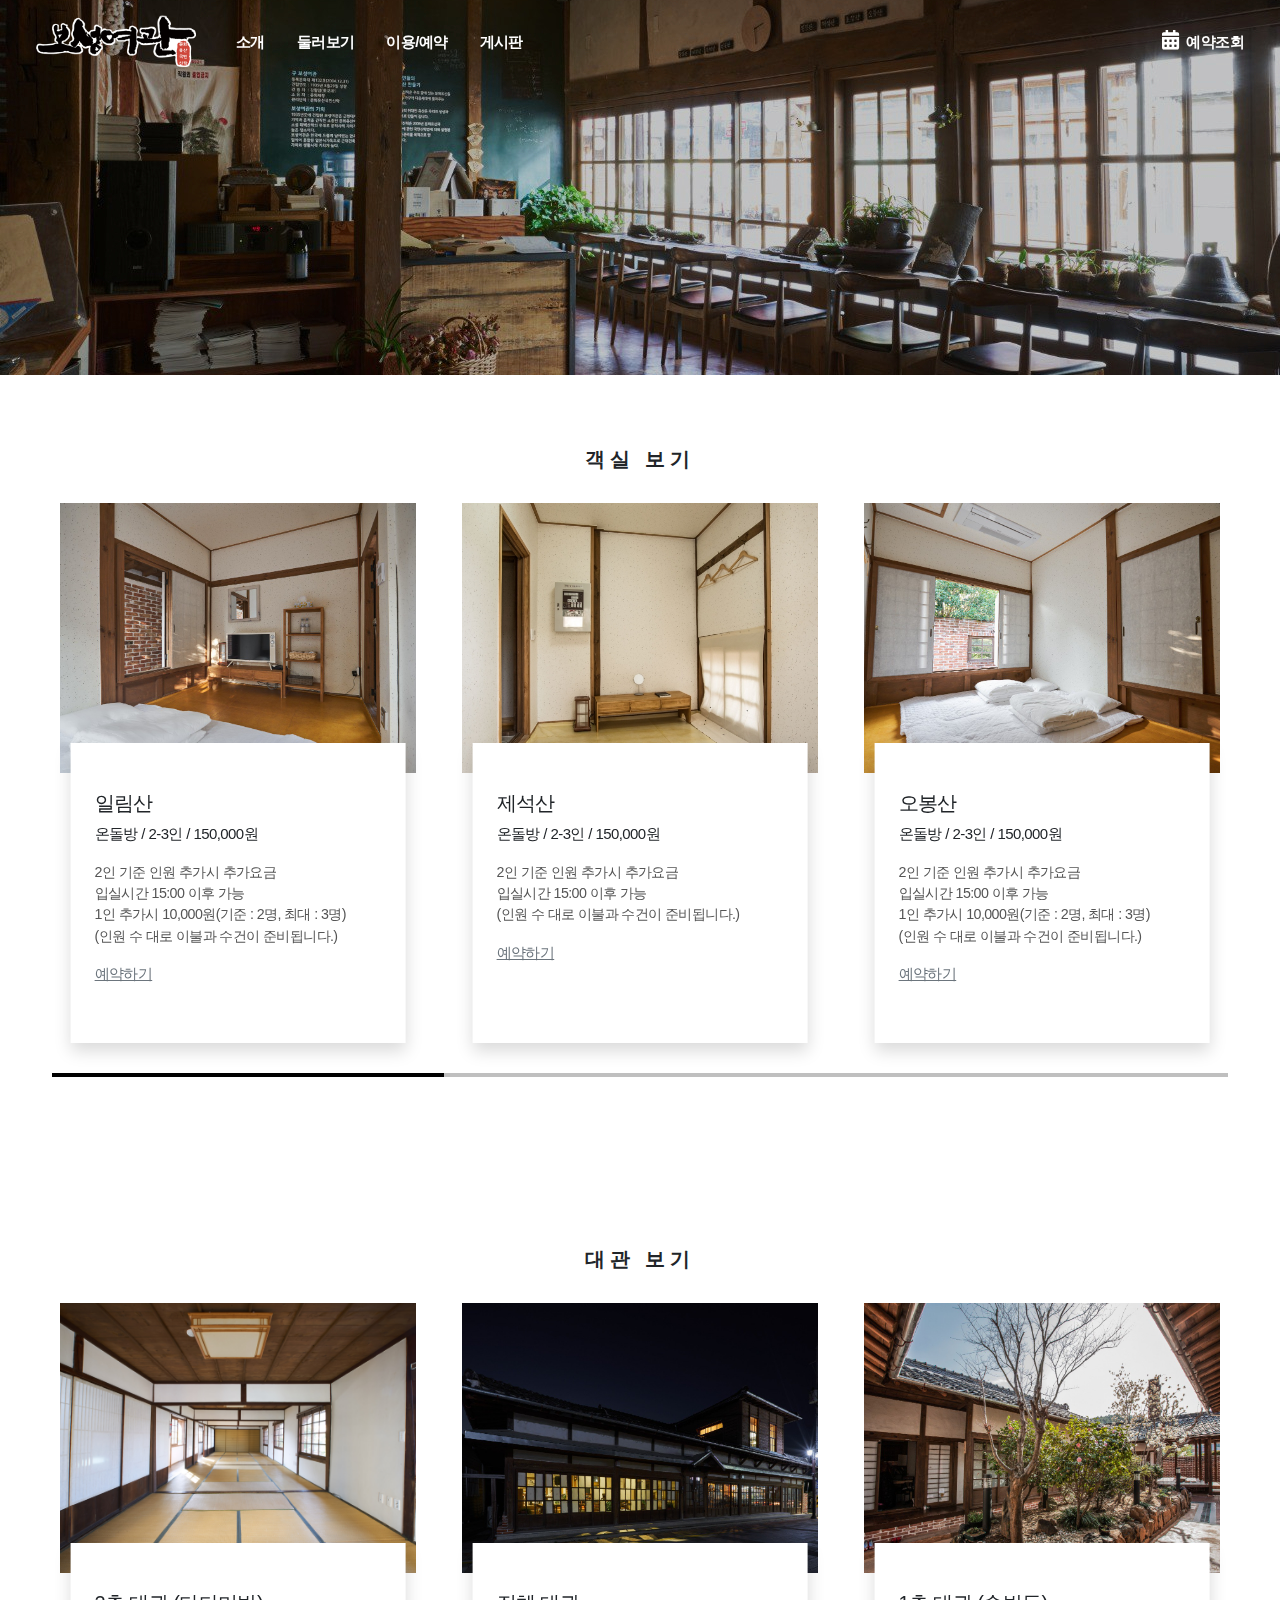
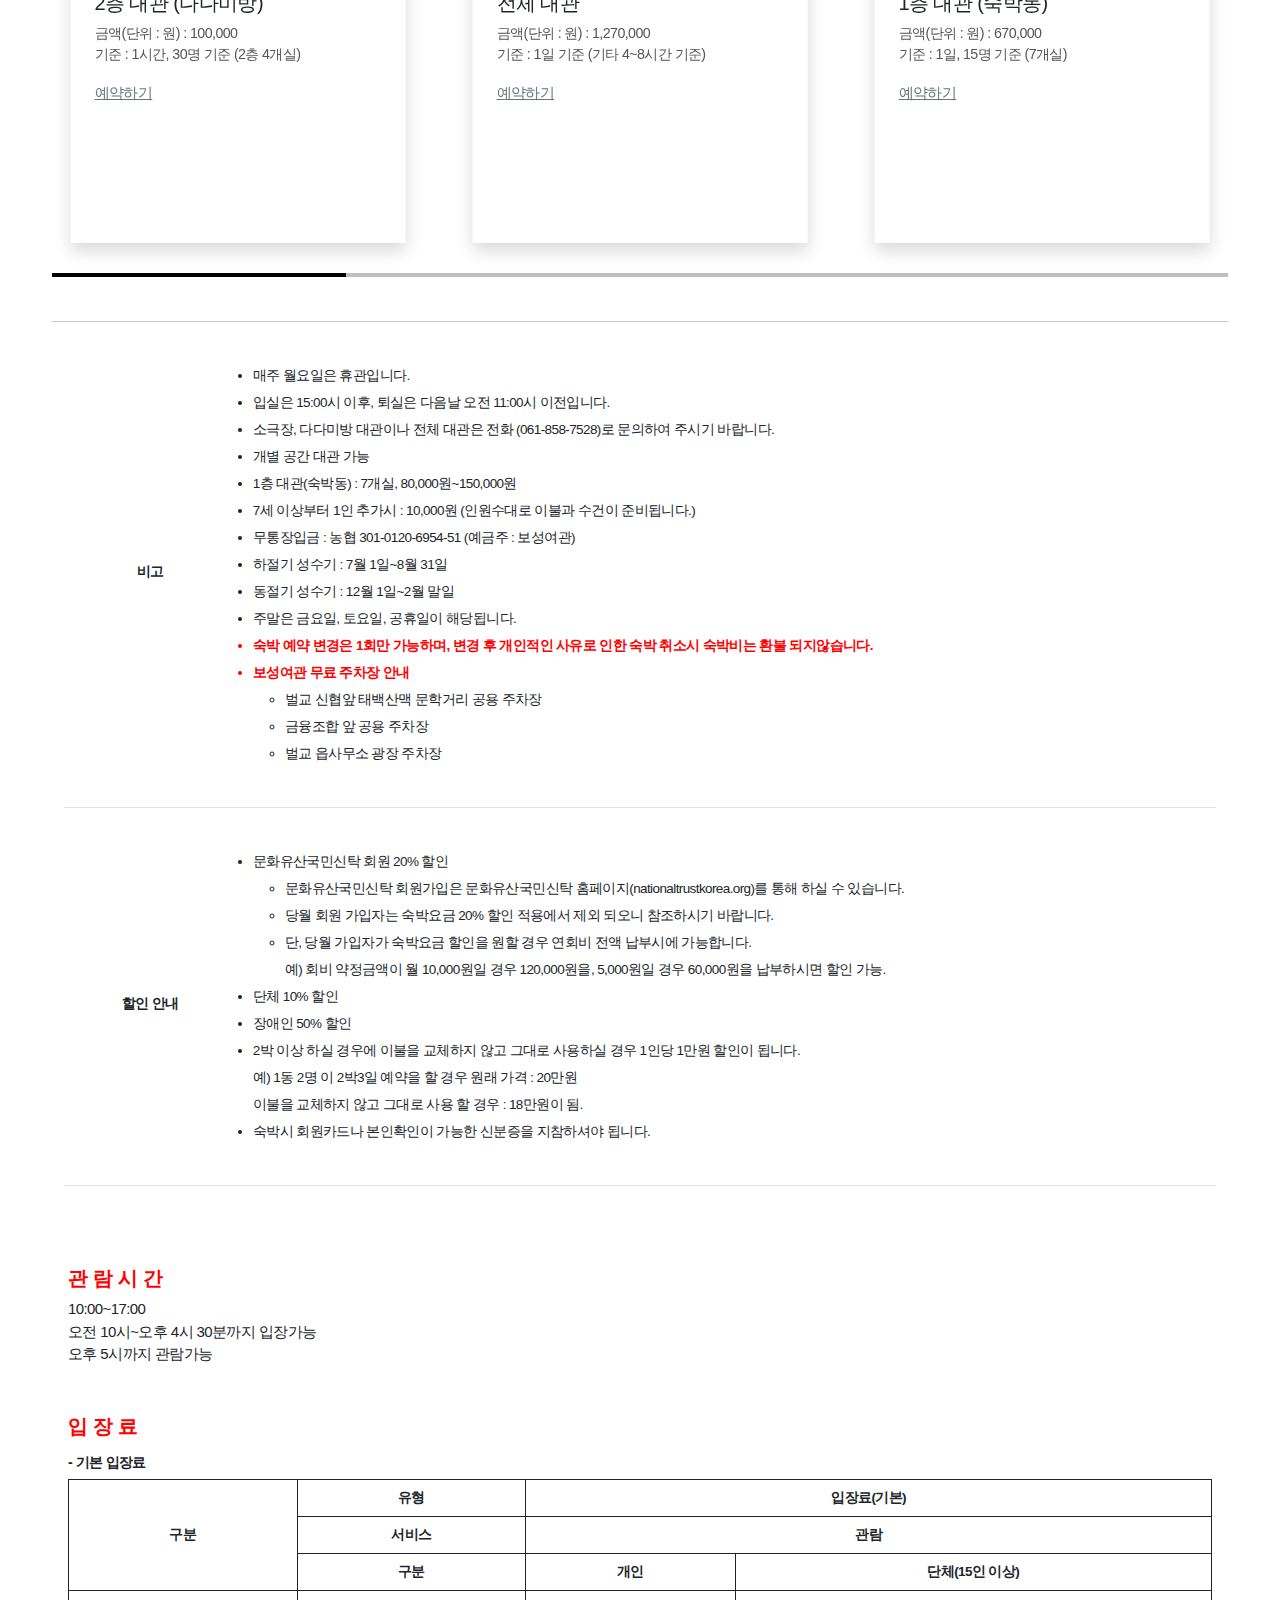
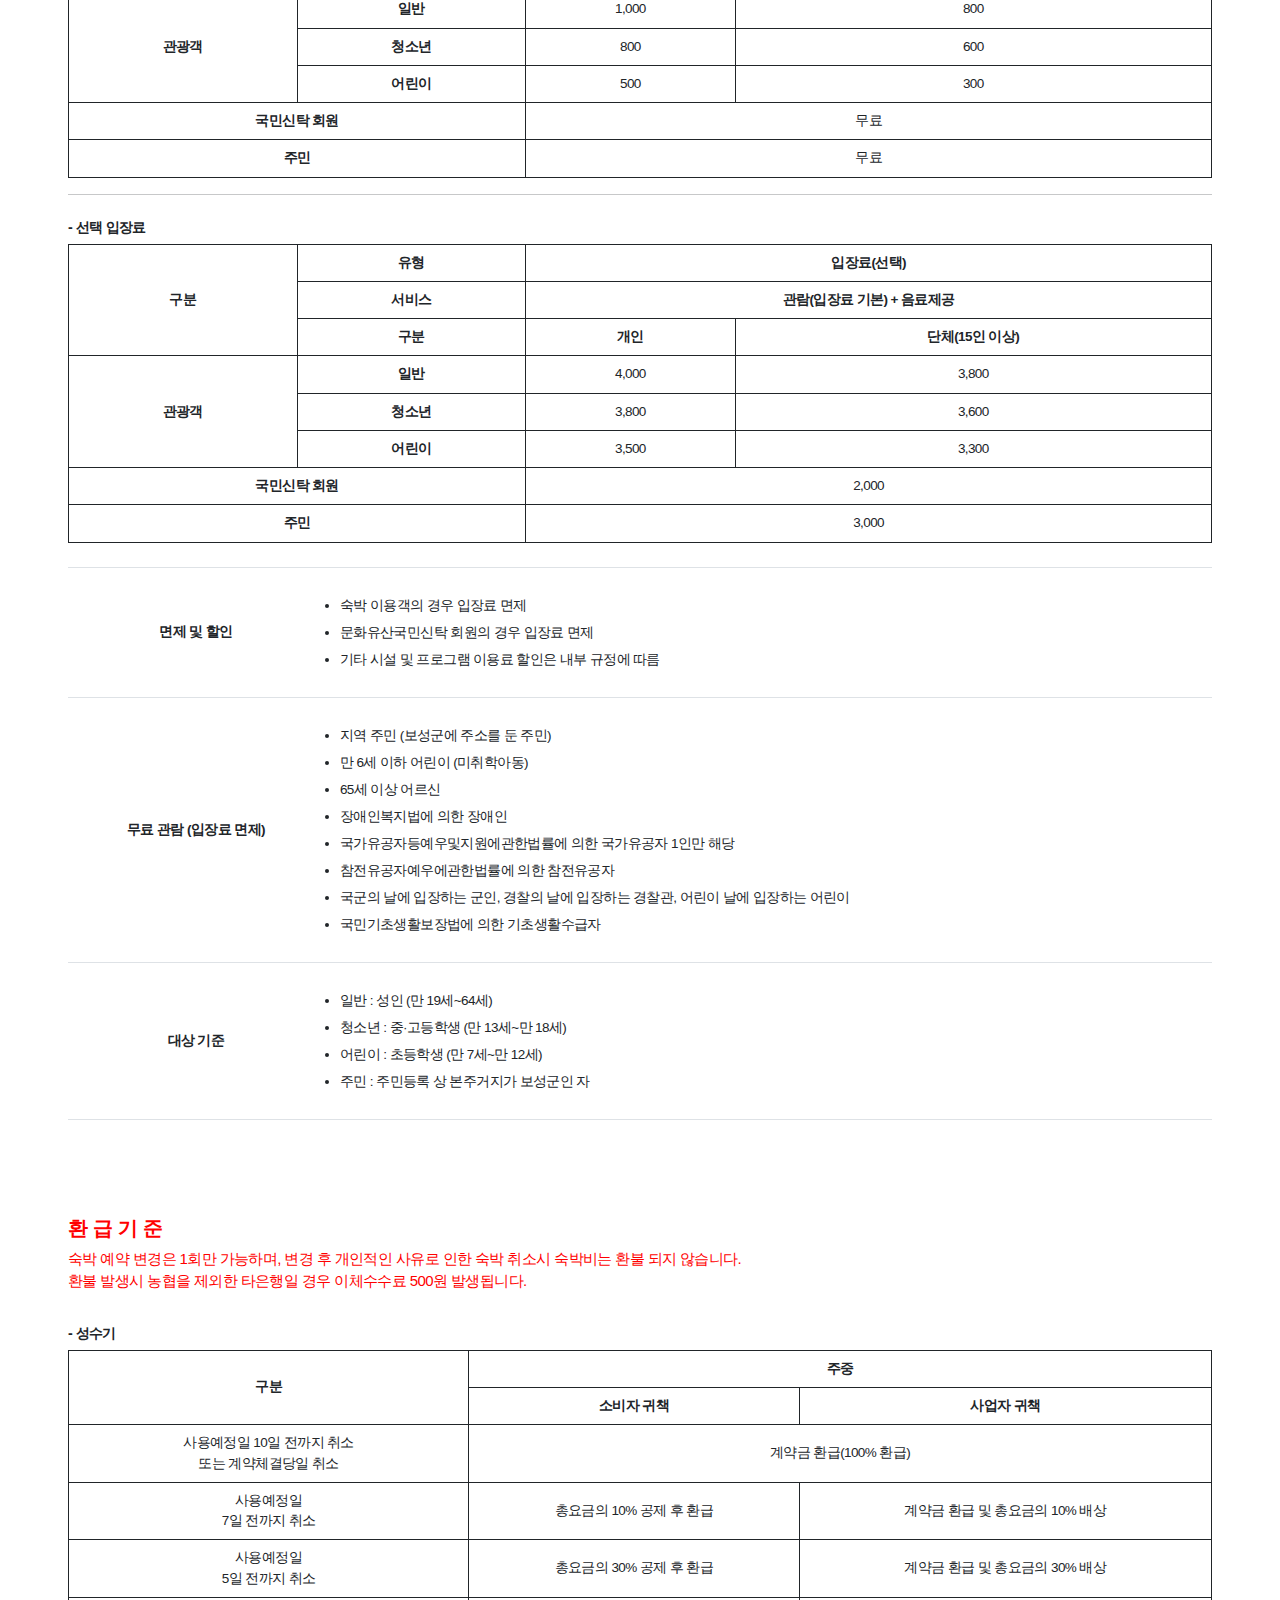
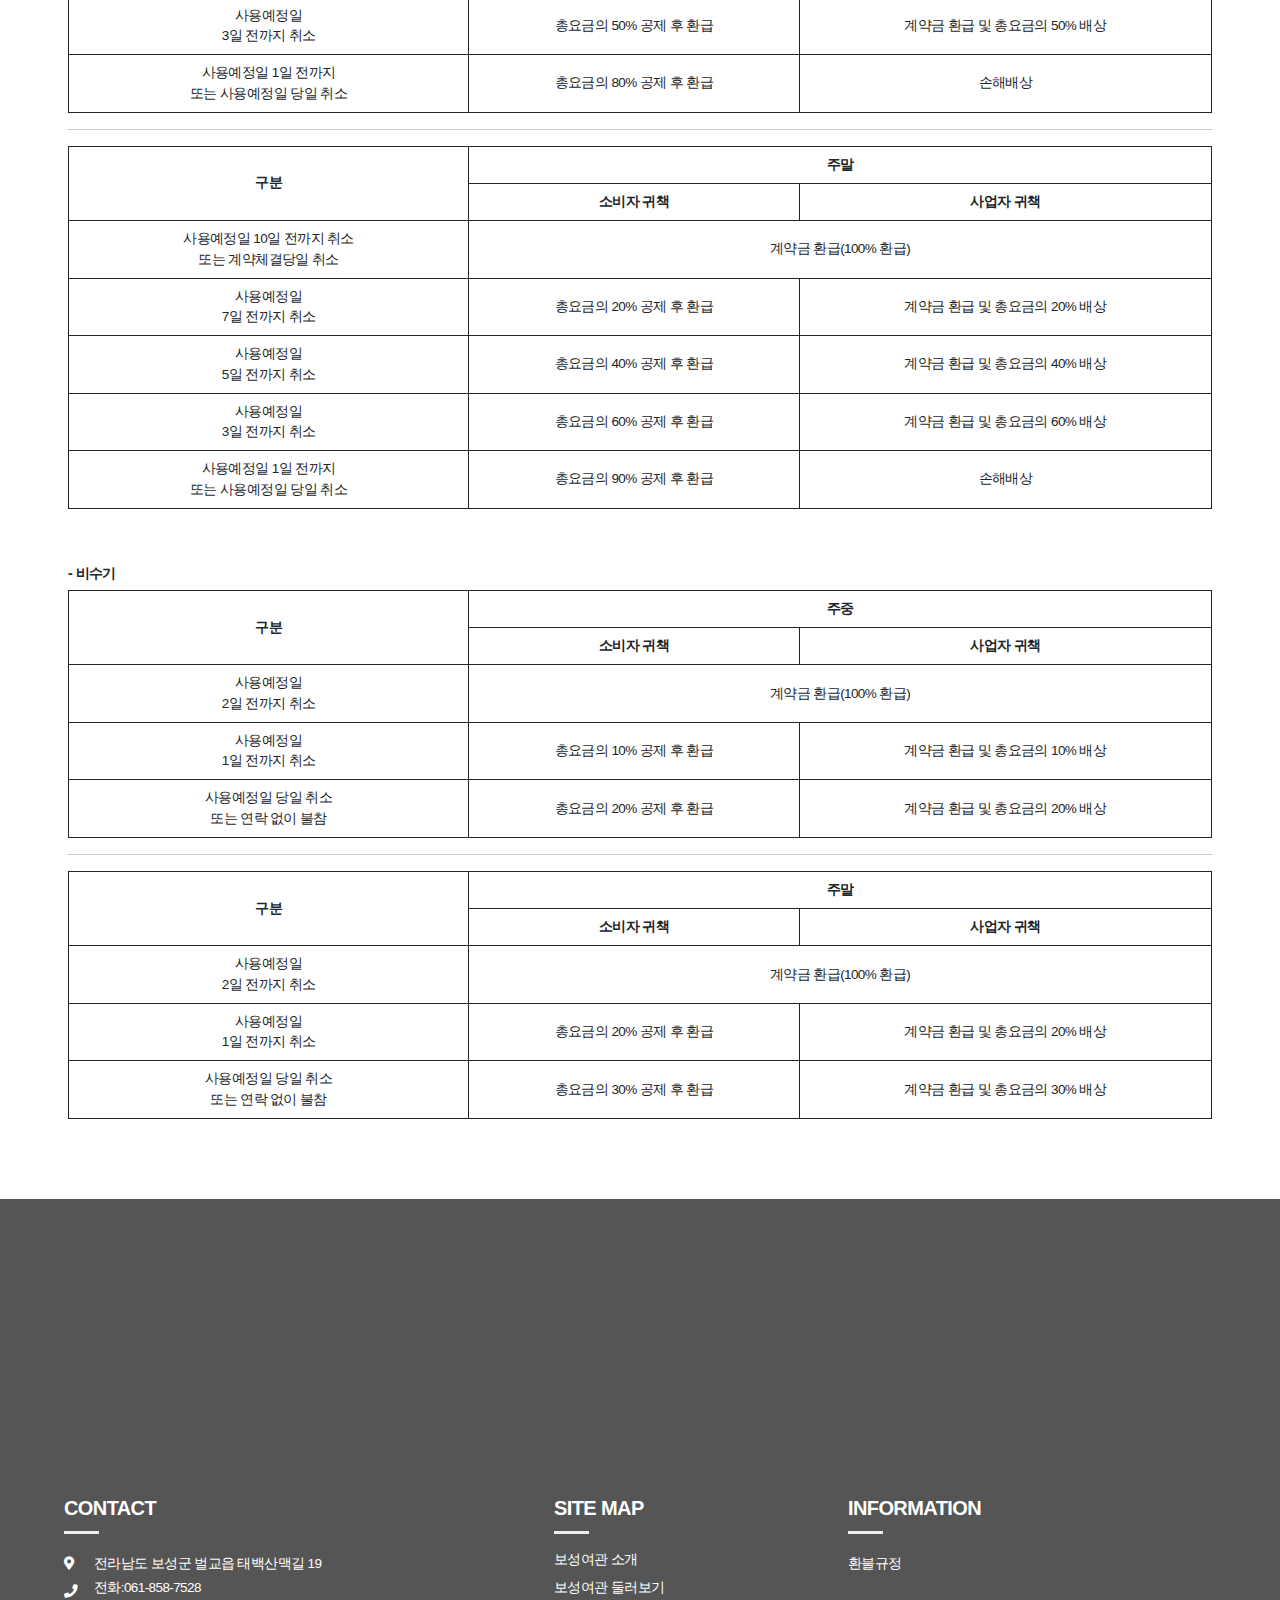
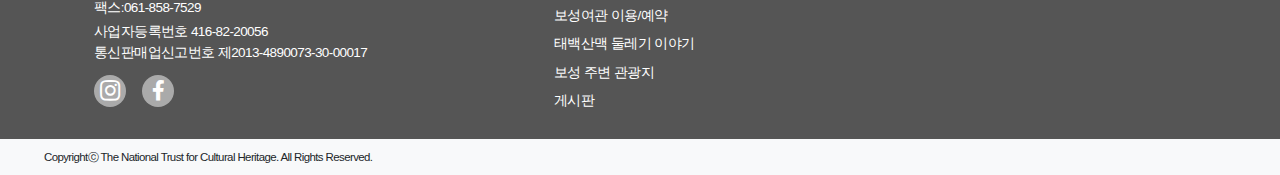
<file: fee.html>
<!DOCTYPE html>
<html lang="ko">
<head>
    <meta charset="UTF-8">
    <meta http-equiv="X-UA-Compatible" content="IE=edge">
    <meta name="viewport" content="width=device-width, initial-scale=1.0">
    <title>보성여관 - 이용/예약</title>
    <script src="js/jquery-3.6.0.min.js"></script>
    <script src="bootstrap-5.2.0-dist/js/bootstrap.bundle.min.js"></script>
    <script src="https://cdn.jsdelivr.net/npm/swiper@8/swiper-bundle.min.js"></script><!-- Swiper CDN -->
    <link rel="stylesheet" href="bootstrap-5.2.0-dist/css/bootstrap.css">
    <link rel="stylesheet" href="https://cdnjs.cloudflare.com/ajax/libs/font-awesome/5.8.2/css/all.min.css"/> <!-- 폰트어썸 아이콘 -->
    <link  rel="stylesheet" href="https://cdn.jsdelivr.net/npm/swiper@8/swiper-bundle.min.css"/><!-- Swiper CDN -->
    <link rel="stylesheet" href="css/custom.css">
</head>
<body>
    <div id="wrap">
        <header>
            <!-- 모바일 -->
            <nav class="fixed-top mb-top-nav d-lg-none">
                <div class="container-fluid h-100">
                    <div class="row mx-0 align-items-center w-100 h-100">
                        <div class="col-5">
                            <a href="index.html" class="top-logo d-inline-block"><img src="img/boseong_logo.png" alt="" class="w-100 h-100"></a>
                        </div>
                    </div>
                </div>
            </nav>
            <nav class="fixed-bottom mb-btm-nav border-top d-lg-none">
                <div class="container-fluid px-0 h-100">
                    <div class="row mx-0 h-100">
                        <ul class="navbar-nav flex-row text-center">
                            <li class="nav-item d-flex flex-column justify-content-center"><a class="nav-link" href="intro.html"><span>소개</span></a></li>
                            <li class="nav-item d-flex flex-column justify-content-center"><a class="nav-link" href="story.html"><span>둘러보기</span></a></li>
                            <li class="nav-item d-flex flex-column justify-content-center"><a class="nav-link active" href="fee.html"><span>이용/예약</span></a></li>
                            <li class="nav-item d-flex flex-column justify-content-center"><a class="nav-link" href="notice.html"><span>게시판</span></a></li>
                        </ul>
                    </div>
                </div>
            </nav>

            <!-- 데스크탑 -->
            <nav class="fixed-top dt-nav d-none d-lg-block h-auto">
                <div class="container-fluid h-100 px-4">
                    <div class="row mx-auto flex-row h-100 w-100 align-items-center">
                        <a href="index.html" class="top-logo w-auto"><img src="img/boseong_logo.png" alt="" class="w-100 h-100"></a>
                        <ul class="navbar-nav flex-row w-auto flex-grow-1">
                            <li class="nav-item"><a class="nav-link px-3 position-relative" href="intro.html">소개</a></li>
                            <li class="nav-item"><a class="nav-link px-3 position-relative" href="story.html">둘러보기</a></li>
                            <li class="nav-item"><a class="nav-link px-3 position-relative" href="fee.html">이용/예약</a></li>
                            <li class="nav-item"><a class="nav-link px-3 position-relative" href="notice.html">게시판</a></li>
                            <li class="nav-item ms-auto"><a class="nav-link position-relative" href="reservation.html"> <span><i class="fas fa-calendar-alt me-1"></i></span> 예약조회</a></li>
                        </ul>
                    </div>
                </div>
            </nav>
        </header>

        <!-- 메인 영역 container -->
        <div id="container" class="rooms">
            <!-- 서브 배너 -->
            <div class="sub-banner"></div>

            <div class="content container-fluid my-5">
                <div class="container-fluid">
                    <div class="row inner">
                        <div class="col-12 px-0 text-center py-4">
                            <h5>객실 보기</h5>
                        </div>
                        <div class="col-12 px-0 position-relative item1">
                            <div class="swiper">
                                <div class="swiper-wrapper">
                                    <div class="swiper-slide px-2 position-relative">
                                        <div class="img-box">
                                            <img src="img/fee_1.jpg" alt="" class="w-100 h-100">
                                        </div>
                                        <div class="position-absolute txt-box bg-white px-4 py-5 shadow">
                                            <h4 class="fs-5">제석산</h4>
                                            <p>온돌방 / 2-3인 / 150,000원</p>
                                            <ul class="ps-0 mb-0">
                                                <li>2인 기준 인원 추가시 추가요금</li>
                                                <li>입실시간 15:00 이후 가능</li>
                                                <li>(인원 수 대로 이불과 수건이 준비됩니다.)</li>
                                            </ul>
                                            <a href="reservation.html" class="d-block text-decoration-underline text-secondary mt-3">예약하기</a>
                                        </div>
                                    </div>
                                    <div class="swiper-slide px-2 position-relative">
                                        <div class="img-box">
                                            <img src="img/boseong_img_13.jpg" alt="" class="w-100 h-100">
                                        </div>
                                        <div class="position-absolute txt-box bg-white px-4 py-5 shadow">
                                            <h4 class="fs-5">오봉산</h4>
                                            <p>온돌방 / 2-3인 / 150,000원</p>
                                            <ul class="ps-0 mb-0">
                                                <li>2인 기준 인원 추가시 추가요금</li>
                                                <li>입실시간 15:00 이후 가능</li>
                                                <li>1인 추가시 10,000원(기준 : 2명, 최대 : 3명)</li>
                                                <li>(인원 수 대로 이불과 수건이 준비됩니다.)</li>
                                            </ul>
                                            <a href="reservation.html" class="d-block text-decoration-underline text-secondary mt-3">예약하기</a>
                                        </div>
                                    </div>
                                    <div class="swiper-slide px-2 position-relative">
                                        <div class="img-box">
                                            <img src="img/boseong_img_14.jpg" alt="" class="w-100 h-100">
                                        </div>
                                        <div class="position-absolute txt-box bg-white px-4 py-5 shadow">
                                            <h4 class="fs-5">일림산</h4>
                                            <p>온돌방 / 2-3인 / 150,000원</p>
                                            <ul class="ps-0 mb-0">
                                                <li>2인 기준 인원 추가시 추가요금</li>
                                                <li>입실시간 15:00 이후 가능</li>
                                                <li>1인 추가시 10,000원(기준 : 2명, 최대 : 3명)</li>
                                                <li>(인원 수 대로 이불과 수건이 준비됩니다.)</li>
                                            </ul>
                                            <a href="reservation.html" class="d-block text-decoration-underline text-secondary mt-3">예약하기</a>
                                        </div>
                                    </div>
                                </div>
                            </div>
                            <div class="swiper-pagination position-absolute"></div>
                        </div>
                        <div class="col-12 px-0 text-center py-4">
                            <h5>대관 보기</h5>
                        </div>
                        <div class="col-12 px-0 position-relative item2">
                            <div class="swiper">
                                <div class="swiper-wrapper">
                                    <div class="swiper-slide px-2 position-relative">
                                        <div class="img-box">
                                            <img src="img/boseong_img_16.jpg" alt="" class="w-100 h-100">
                                        </div>
                                        <div class="position-absolute txt-box bg-white px-4 py-5 shadow">
                                            <h4 class="fs-5">전체 대관</h4>
                                            <ul class="ps-0 mb-0">
                                                <li>금액(단위 : 원) : 1,270,000</li>
                                                <li>기준 : 1일 기준 (기타 4~8시간 기준)</li>
                                            </ul>
                                            <a href="reservation.html" class="d-block text-decoration-underline text-secondary mt-3">예약하기</a>
                                        </div>
                                    </div>
                                    <div class="swiper-slide px-2 position-relative">
                                        <div class="img-box">
                                            <img src="img/boseong_img_17.jpg" alt="" class="w-100 h-100">
                                        </div>
                                        <div class="position-absolute txt-box bg-white px-4 py-5 shadow">
                                            <h4 class="fs-5">1층 대관 (숙박동)</h4>
                                            <ul class="ps-0 mb-0">
                                                <li>금액(단위 : 원) : 670,000</li>
                                                <li>기준 : 1일, 15명 기준 (7개실)</li>
                                            </ul>
                                            <a href="reservation.html" class="d-block text-decoration-underline text-secondary mt-3">예약하기</a>
                                        </div>
                                    </div>
                                    <div class="swiper-slide px-2 position-relative">
                                        <div class="img-box">
                                            <img src="img/cafe.jpg" alt="" class="w-100 h-100">
                                        </div>
                                        <div class="position-absolute txt-box bg-white px-4 py-5 shadow">
                                            <h4 class="fs-5">1층 대관 (소극장)</h4>
                                            <ul class="ps-0 mb-0">
                                                <li>금액(단위 : 원) : 50,000</li>
                                                <li>기준 : 1시간 기준 (최대 4시간)</li>
                                            </ul>
                                            <a href="reservation.html" class="d-block text-decoration-underline text-secondary mt-3">예약하기</a>
                                        </div>
                                    </div>
                                    <div class="swiper-slide px-2 position-relative">
                                        <div class="img-box">
                                            <img src="img/dadami_room.jpg" alt="" class="w-100 h-100">
                                        </div>
                                        <div class="position-absolute txt-box bg-white px-4 py-5 shadow">
                                            <h4 class="fs-5">2층 대관 (다다미방)</h4>
                                            <ul class="ps-0 mb-0">
                                                <li>금액(단위 : 원) : 100,000</li>
                                                <li>기준 : 1시간, 30명 기준 (2층 4개실)</li>
                                            </ul>
                                            <a href="reservation.html" class="d-block text-decoration-underline text-secondary mt-3">예약하기</a>
                                        </div>
                                    </div>
                                </div>
                            </div>
                            <div class="swiper-pagination position-absolute"></div>
                        </div>
                        <hr class="mt-5">
                        <div class="col-12">
                            <table class="table align-middle">
                                <tbody>
                                    <tr>
                                        <th class="text-center" style="width: 15%;">비고</th>
                                        <td class="py-4">
                                            <ul class="ps-2 lh-lg">
                                                <li>매주 월요일은 휴관입니다.</li>
                                                <li>입실은 15:00시 이후, 퇴실은 다음날 오전 11:00시 이전입니다.</li>
                                                <li>소극장, 다다미방 대관이나 전체 대관은 전화 (061-858-7528)로 문의하여 주시기 바랍니다.</li>
                                                <li>개별 공간 대관 가능</li>
                                                <li>1층 대관(숙박동) : 7개실, 80,000원~150,000원</li>
                                                <li>7세 이상부터 1인 추가시 : 10,000원 (인원수대로 이불과 수건이 준비됩니다.)</li>
                                                <li>무통장입금 : 농협 301-0120-6954-51 (예금주 : 보성여관)</li>
                                                <li>하절기 성수기 : 7월 1일~8월 31일</li>
                                                <li>동절기 성수기 : 12월 1일~2월 말일</li>
                                                <li>주말은 금요일, 토요일, 공휴일이 해당됩니다.</li>
                                                <li class="text-danger fw-bold">숙박 예약 변경은 1회만 가능하며, 변경 후 개인적인 사유로 인한 숙박 취소시 숙박비는 환불 되지않습니다.</li>
                                                <li class="text-danger fw-bold">보성여관 무료 주차장 안내
                                                    <ul class="text-dark fw-normal">
                                                        <li>벌교 신협앞 태백산맥 문학거리 공용 주차장</li>
                                                        <li>금융조합 앞 공용 주차장</li>
                                                        <li>벌교 읍사무소 광장 주차장</li>
                                                    </ul>
                                                </li>
                                            </ul>
                                        </td>
                                    </tr>
                                </tbody>
                            </table>
                            <table class="table align-middle">
                                <tbody>
                                    <tr>
                                        <th class="text-center" style="width: 15%;">할인 안내</th>
                                        <td class="py-4">
                                            <ul class="ps-2 lh-lg">
                                                <li>문화유산국민신탁 회원 20% 할인
                                                    <ul>
                                                        <li>문화유산국민신탁 회원가입은 문화유산국민신탁 홈페이지(nationaltrustkorea.org)를 통해 하실 수 있습니다.</li>
                                                        <li>당월 회원 가입자는 숙박요금 20% 할인 적용에서 제외 되오니 참조하시기 바랍니다.</li>
                                                        <li>단, 당월 가입자가 숙박요금 할인을 원할 경우 연회비 전액 납부시에 가능합니다.
                                                            <br>예) 회비 약정금액이 월 10,000원일 경우 120,000원을, 5,000원일 경우 60,000원을 납부하시면 할인 가능.
                                                        </li>
                                                    </ul>
                                                </li>
                                                <li>단체 10% 할인</li>
                                                <li>장애인 50% 할인</li>
                                                <li>2박 이상 하실 경우에 이불을 교체하지 않고 그대로 사용하실 경우 1인당 1만원 할인이 됩니다.
                                                    <br>예) 1동 2명 이 2박3일 예약을 할 경우 원래 가격 : 20만원
                                                    <br>이불을 교체하지 않고 그대로 사용 할 경우 : 18만원이 됨.
                                                </li>
                                                <li>숙박시 회원카드나 본인확인이 가능한 신분증을 지참하셔야 됩니다.</li>
                                            </ul>
                                        </td>
                                    </tr>
                                </tbody>
                            </table>
                        </div>
                    </div>
                </div>
                <script>
                    var swiper1 = new Swiper(".item1 .swiper", {
                        loop: true,
                        centeredSlides: true,
                        pagination: {
                            el: ".item1 .swiper-pagination",
                            type: "progressbar",
                        },
                        breakpoints: {
                            768: {
                                slidesPerView: 2,
                                spaceBetween: 30,
                            },
                            992: {
                                slidesPerView: 3,
                                spaceBetween: 30,
                            }
                        }
                    });

                    var swiper2 = new Swiper(".item2 .swiper", {
                        loop: true,
                        centeredSlides: true,
                        pagination: {
                            el: ".item2 .swiper-pagination",
                            type: "progressbar",
                        },
                        breakpoints: {
                            768: {
                                slidesPerView: 2,
                                spaceBetween: 30,
                            },
                            992: {
                                slidesPerView: 3,
                                spaceBetween: 30,
                            }
                        }
                    });
                </script>
                <!-- 관람시간 -->
                <div class="row mx-auto mt-5 sightseeing">
                    <div class="col-12 p-3">
                        <h5 class="text-danger">관람시간</h5>
                        <ul class="ps-0 mb-0">
                            <li>10:00~17:00</li>
                            <li>오전 10시~오후 4시 30분까지 입장가능</li>
                            <li>오후 5시까지 관람가능</li>
                        </ul>
                        <div class="mt-5">
                            <h5 class="text-danger">입장료</h5>
                            <h6 class="mb-0 py-2">- 기본 입장료</h6>
                            <table class="table table-bordered border-dark text-center align-middle w-100">
                                <thead class="align-middle">
                                    <tr>
                                        <th rowspan="3" style="width: 20%;">구분</th>
                                        <th class="py-2" style="width: 20%;">유형</th>
                                        <th colspan="2" style="width: 60%;">입장료(기본)</th>
                                    </tr>
                                    <tr>
                                        <th class="py-2">서비스</th>
                                        <th colspan="2">관람</th>
                                    </tr>
                                    <tr>
                                        <th class="py-2">구분</th>
                                        <th>개인</th>
                                        <th>단체(15인 이상)</th>
                                    </tr>
                                </thead>
                                <tbody>
                                    <tr>
                                        <th rowspan="4">관광객</th>
                                    </tr>
                                    <tr>
                                        <td class="py-2 fw-bold">일반</td>
                                        <td>1,000</td>
                                        <td>800</td>
                                    </tr>
                                    <tr>
                                        <td class="py-2 fw-bold">청소년</td>
                                        <td>800</td>
                                        <td>600</td>
                                    </tr>
                                    <tr>
                                        <td class="py-2 fw-bold">어린이</td>
                                        <td>500</td>
                                        <td>300</td>
                                    </tr>
                                    <tr>
                                        <th colspan="2">국민신탁 회원</th>
                                        <td colspan="2">무료</td>
                                    </tr>
                                    <tr>
                                        <th colspan="2">주민</th>
                                        <td colspan="2">무료</td>
                                    </tr>
                                </tbody>
                            </table>
                            <hr>
                            <h6 class="mb-0 py-2">- 선택 입장료</h6>
                            <table class="table table-bordered border-dark text-center align-middle w-100">
                                <thead class="align-middle">
                                    <tr>
                                        <th rowspan="3" style="width: 20%;">구분</th>
                                        <th class="py-2" style="width: 20%;">유형</th>
                                        <th colspan="2" style="width: 60%;">입장료(선택)</th>
                                    </tr>
                                    <tr>
                                        <th class="py-2">서비스</th>
                                        <th colspan="2">관람(입장료 기본) + 음료제공</th>
                                    </tr>
                                    <tr>
                                        <th class="py-2">구분</th>
                                        <th>개인</th>
                                        <th>단체(15인 이상)</th>
                                    </tr>
                                </thead>
                                <tbody>
                                    <tr>
                                        <th rowspan="4">관광객</th>
                                    </tr>
                                    <tr>
                                        <td class="py-2 fw-bold">일반</td>
                                        <td>4,000</td>
                                        <td>3,800</td>
                                    </tr>
                                    <tr>
                                        <td class="py-2 fw-bold">청소년</td>
                                        <td>3,800</td>
                                        <td>3,600</td>
                                    </tr>
                                    <tr>
                                        <td class="py-2 fw-bold">어린이</td>
                                        <td>3,500</td>
                                        <td>3,300</td>
                                    </tr>
                                    <tr>
                                        <th colspan="2">국민신탁 회원</th>
                                        <td colspan="2">2,000</td>
                                    </tr>
                                    <tr>
                                        <th colspan="2">주민</th>
                                        <td colspan="2">3,000</td>
                                    </tr>
                                </tbody>
                            </table>
                        </div>
                        <div class="mt-4">
                            <table class="table border-top align-middle">
                                <tbody>
                                    <tr>
                                        <th class="text-center">면제 및 할인</th>
                                        <td class="py-4">
                                            <ul class="ps-2 mb-0 lh-lg">
                                                <li>숙박 이용객의 경우 입장료 면제</li>
                                                <li>문화유산국민신탁 회원의 경우 입장료 면제</li>
                                                <li>기타 시설 및 프로그램 이용료 할인은 내부 규정에 따름</li>
                                            </ul>
                                        </td>
                                    </tr>
                                    <tr>
                                        <th class="text-center">무료 관람 (입장료 면제)</th>
                                        <td class="py-4">
                                            <ul class="ps-2 mb-0 lh-lg">
                                                <li>지역 주민 (보성군에 주소를 둔 주민)</li>
                                                <li>만 6세 이하 어린이 (미취학아동)</li>
                                                <li>65세 이상 어르신</li>
                                                <li>장애인복지법에 의한 장애인</li>
                                                <li>국가유공자등예우및지원에관한법률에 의한 국가유공자 1인만 해당</li>
                                                <li>참전유공자예우에관한법률에 의한 참전유공자</li>
                                                <li>국군의 날에 입장하는 군인, 경찰의 날에 입장하는 경찰관, 어린이 날에 입장하는 어린이</li>
                                                <li>국민기초생활보장법에 의한 기초생활수급자</li>
                                            </ul>
                                        </td>
                                    </tr>
                                    <tr>
                                        <th class="text-center">대상 기준</th>
                                        <td class="py-4">
                                            <ul class="ps-2 mb-0 lh-lg">
                                                <li>일반 : 성인 (만 19세~64세)</li>
                                                <li>청소년 : 중·고등학생 (만 13세~만 18세)</li>
                                                <li>어린이 : 초등학생 (만 7세~만 12세)</li>
                                                <li>주민 : 주민등록 상 본주거지가 보성군인 자</li>
                                            </ul>
                                        </td>
                                    </tr>
                                </tbody>
                            </table>
                        </div>

                    </div>
                </div>
                <!-- 환급기준 -->
                <div class="row mx-auto mt-5 refund">
                    <div class="col-12 p-3">
                        <h5 class="text-danger">환급기준</h5>
                        <ul class="ps-0 mb-0 text-danger">
                            <li>숙박 예약 변경은 1회만 가능하며, 변경 후 개인적인 사유로 인한 숙박 취소시 숙박비는 환불 되지 않습니다.</li>
                            <li>환불 발생시 농협을 제외한 타은행일 경우 이체수수료 500원 발생됩니다.</li>
                        </ul>
                        <div class="mt-4">
                            <h6 class="mb-0 py-2">- 성수기</h6>
                            <table class="table text-center align-middle table-bordered border-dark">
                                <thead class="text-center align-middle">
                                    <tr>
                                        <th rowspan="2" style="width: 35%;">구분</th>
                                        <th colspan="2">주중</th>
                                    </tr>
                                    <tr>
                                        <th>소비자 귀책</th>
                                        <th>사업자 귀책</th>
                                    </tr>
                                </thead>
                                <tbody>
                                    <tr>
                                        <td>사용예정일 10일 전까지 취소 <br>
                                            또는 계약체결당일 취소</td>
                                        <td colspan="2">계약금 환급(100% 환급)</td>
                                    </tr>
                                    <tr>
                                        <td>사용예정일 <br>
                                            7일 전까지 취소</td>
                                        <td>총요금의 10% 공제 후 환급</td>
                                        <td>계약금 환급 및 총요금의 10% 배상</td>
                                    </tr>
                                    <tr>
                                        <td>사용예정일 <br>
                                            5일 전까지 취소</td>
                                        <td>총요금의 30% 공제 후 환급</td>
                                        <td>계약금 환급 및 총요금의 30% 배상</td>
                                    </tr>
                                    <tr>
                                        <td>사용예정일 <br>
                                            3일 전까지 취소</td>
                                        <td>총요금의 50% 공제 후 환급</td>
                                        <td>계약금 환급 및 총요금의 50% 배상</td>
                                    </tr>
                                    <tr>
                                        <td>사용예정일 1일 전까지 <br>
                                            또는 사용예정일 당일 취소</td>
                                        <td>총요금의 80% 공제 후 환급</td>
                                        <td>손해배상</td>
                                    </tr>
                                </tbody>
                            </table>
                            <hr>
                            <table class="table text-center align-middle table-bordered border-dark">
                                <thead class="text-center align-middle">
                                    <tr>
                                        <th rowspan="2" style="width: 35%;">구분</th>
                                        <th colspan="2">주말</th>
                                    </tr>
                                    <tr>
                                        <th>소비자 귀책</th>
                                        <th>사업자 귀책</th>
                                    </tr>
                                </thead>
                                <tbody>
                                    <tr>
                                        <td>사용예정일 10일 전까지 취소 <br>
                                            또는 계약체결당일 취소</td>
                                        <td colspan="2">계약금 환급(100% 환급)</td>
                                    </tr>
                                    <tr>
                                        <td>사용예정일 <br>
                                            7일 전까지 취소</td>
                                        <td>총요금의 20% 공제 후 환급</td>
                                        <td>계약금 환급 및 총요금의 20% 배상</td>
                                    </tr>
                                    <tr>
                                        <td>사용예정일 <br>
                                            5일 전까지 취소</td>
                                        <td>총요금의 40% 공제 후 환급</td>
                                        <td>계약금 환급 및 총요금의 40% 배상</td>
                                    </tr>
                                    <tr>
                                        <td>사용예정일 <br>
                                            3일 전까지 취소</td>
                                        <td>총요금의 60% 공제 후 환급</td>
                                        <td>계약금 환급 및 총요금의 60% 배상</td>
                                    </tr>
                                    <tr>
                                        <td>사용예정일 1일 전까지 <br>
                                            또는 사용예정일 당일 취소</td>
                                        <td>총요금의 90% 공제 후 환급</td>
                                        <td>손해배상</td>
                                    </tr>
                                </tbody>
                            </table>
                        </div>
                        <div class="mt-5">
                            <h6 class="mb-0 py-2">- 비수기</h6>
                            <table class="table text-center align-middle table-bordered border-dark">
                                <thead class="text-center align-middle">
                                    <tr>
                                        <th rowspan="2" style="width: 35%;">구분</th>
                                        <th colspan="2">주중</th>
                                    </tr>
                                    <tr>
                                        <th>소비자 귀책</th>
                                        <th>사업자 귀책</th>
                                    </tr>
                                </thead>
                                <tbody>
                                    <tr>
                                        <td>사용예정일 <br>
                                            2일 전까지 취소</td>
                                        <td colspan="2">계약금 환급(100% 환급)</td>
                                    </tr>
                                    <tr>
                                        <td>사용예정일 <br>
                                            1일 전까지 취소</td>
                                        <td>총요금의 10% 공제 후 환급</td>
                                        <td>계약금 환급 및 총요금의 10% 배상</td>
                                    </tr>
                                    <tr>
                                        <td>사용예정일 당일 취소 <br>
                                            또는 연락 없이 불참</td>
                                        <td>총요금의 20% 공제 후 환급</td>
                                        <td>계약금 환급 및 총요금의 20% 배상</td>
                                    </tr>
                                </tbody>
                            </table>
                            <hr>
                            <table class="table text-center align-middle table-bordered border-dark">
                                <thead class="text-center align-middle">
                                    <tr>
                                        <th rowspan="2" style="width: 35%;">구분</th>
                                        <th colspan="2">주말</th>
                                    </tr>
                                    <tr>
                                        <th>소비자 귀책</th>
                                        <th>사업자 귀책</th>
                                    </tr>
                                </thead>
                                <tbody>
                                    <tr>
                                        <td>사용예정일 <br>
                                            2일 전까지 취소</td>
                                        <td colspan="2">계약금 환급(100% 환급)</td>
                                    </tr>
                                    <tr>
                                        <td>사용예정일 <br>
                                            1일 전까지 취소</td>
                                        <td>총요금의 20% 공제 후 환급</td>
                                        <td>계약금 환급 및 총요금의 20% 배상</td>
                                    </tr>
                                    <tr>
                                        <td>사용예정일 당일 취소 <br>
                                            또는 연락 없이 불참</td>
                                        <td>총요금의 30% 공제 후 환급</td>
                                        <td>계약금 환급 및 총요금의 30% 배상</td>
                                    </tr>
                                </tbody>
                            </table>
                        </div>
                    </div>
                </div>
            </div>
        </div>
        <!-- 메인 영역 container 끝 -->
        <!-- 푸터 영역 -->
        <footer>
            <div class="map w-100">
                <iframe src="https://www.google.com/maps/embed?pb=!1m14!1m8!1m3!1d13097.963875225554!2d127.3433333!3d34.8438889!3m2!1i1024!2i768!4f13.1!3m3!1m2!1s0x0%3A0xc252da766c858ea1!2z67O07ISx7Jes6rSA!5e0!3m2!1sko!2skr!4v1663663542723!5m2!1sko!2skr" width="100%" height="100%" style="border:0;" allowfullscreen="" loading="lazy" referrerpolicy="no-referrer-when-downgrade"></iframe>
            </div>
            <div class="container-fluid py-4">
                <div class="row mx-0">
                    <div class="footer-md-left col-12 col-md-5 px-0">
                        <div class="row mx-0">
                            <p class="footer-title d-none d-md-block fs-5 fw-bold text-white">CONTACT</p>
                            <div class="col-12 text-white d-flex align-items-center">
                                <div class="footer-icon py-1">
                                    <i class="fas fa-map-marker-alt"></i>
                                </div>
                                <p class="mb-0">전라남도 보성군 벌교읍 태백산맥길 19</p>
                            </div>
                            <div class="col-12 text-white d-flex">
                                <div class="footer-icon py-1 d-inline">
                                    <i class="fas fa-phone"></i>
                                </div>
                                <div class="d-inline">
                                    <p class="mb-0">전화:061-858-7528</p>
                                    <p class="mb-0">팩스:061-858-7529</p>
                                </div>
                            </div>
                            <div class="col-12 text-white py-1" style="padding-left: 42px;">
                                <p class="mb-0">사업자등록번호 416-82-20056</p>
                                <p class="mb-0">통신판매업신고번호 제2013-4890073-30-00017</p>
                            </div>
                            <div class="col-12 d-none d-md-flex flex-row mt-2 footer-icon-wrap" style="padding-left: 42px;">
                                <span class="d-flex justify-content-center align-items-center rounded-circle me-3"><i class="fab fa-instagram text-white"></i></span>
                                <span class="d-flex justify-content-center align-items-center rounded-circle"><i class="fab fa-facebook-f text-white"></i></span>
                            </div>
                        </div>
                    </div>
                    <div class="col-md-3 d-none d-md-block pe-0">
                        <p class="footer-title fs-5 fw-bold text-white">SITE MAP</p>
                        <a href="#" class="d-block text-white text-decoration-none pb-1">보성여관 소개</a>
                        <a href="#" class="d-block text-white text-decoration-none py-1">보성여관 둘러보기</a>
                        <a href="#" class="d-block text-white text-decoration-none py-1">보성여관 이용/예약</a>
                        <a href="#" class="d-block text-white text-decoration-none py-1">태백산맥 둘레기 이야기</a>
                        <a href="#" class="d-block text-white text-decoration-none py-1">보성 주변 관광지</a>
                        <a href="#" class="d-block text-white text-decoration-none py-1">게시판</a>
                    </div>
                    <div class="col-md-4 d-none d-md-block position-relative">
                        <p class="footer-title fs-5 fw-bold text-white">INFORMATION</p>
                        <a href="#" class="d-block text-white text-decoration-none py-1">환불규정</a>
                    </div>

                </div>
            </div>

            <div class="w-100 bg-light ps-2 py-1 py-md-2">
                <div class="w-100 mx-auto" style="max-width: 1200px;">
                    <small>Copyrightⓒ The National Trust for Cultural Heritage. All Rights Reserved.</small>
                </div>
            </div>
            <div class="w-100 bg-white bottom-logo text-center py-2 d-md-none">
                <img src="img/boseong_logo.png" class="me-4">
                <img src="img/logo_b.png">
            </div>
        </footer>
    </div>
    <!-- wrap 끝 -->
    <script type="text/javascript">
        $(window).scroll(function(){
            var scroll = $(window).scrollTop();
            if (scroll > 1) {
                $('#wrap').addClass('scroll');
                $('.mb-top-nav').addClass('scroll');
                $('.dt-nav').addClass('scroll');
            }
            else if (scroll == 0) {
                $('#wrap').removeClass('scroll');
                $('.mb-top-nav').removeClass('scroll');
                $('.dt-nav').removeClass('scroll');
            }
        });
    </script>
</body>
</html>
</file>
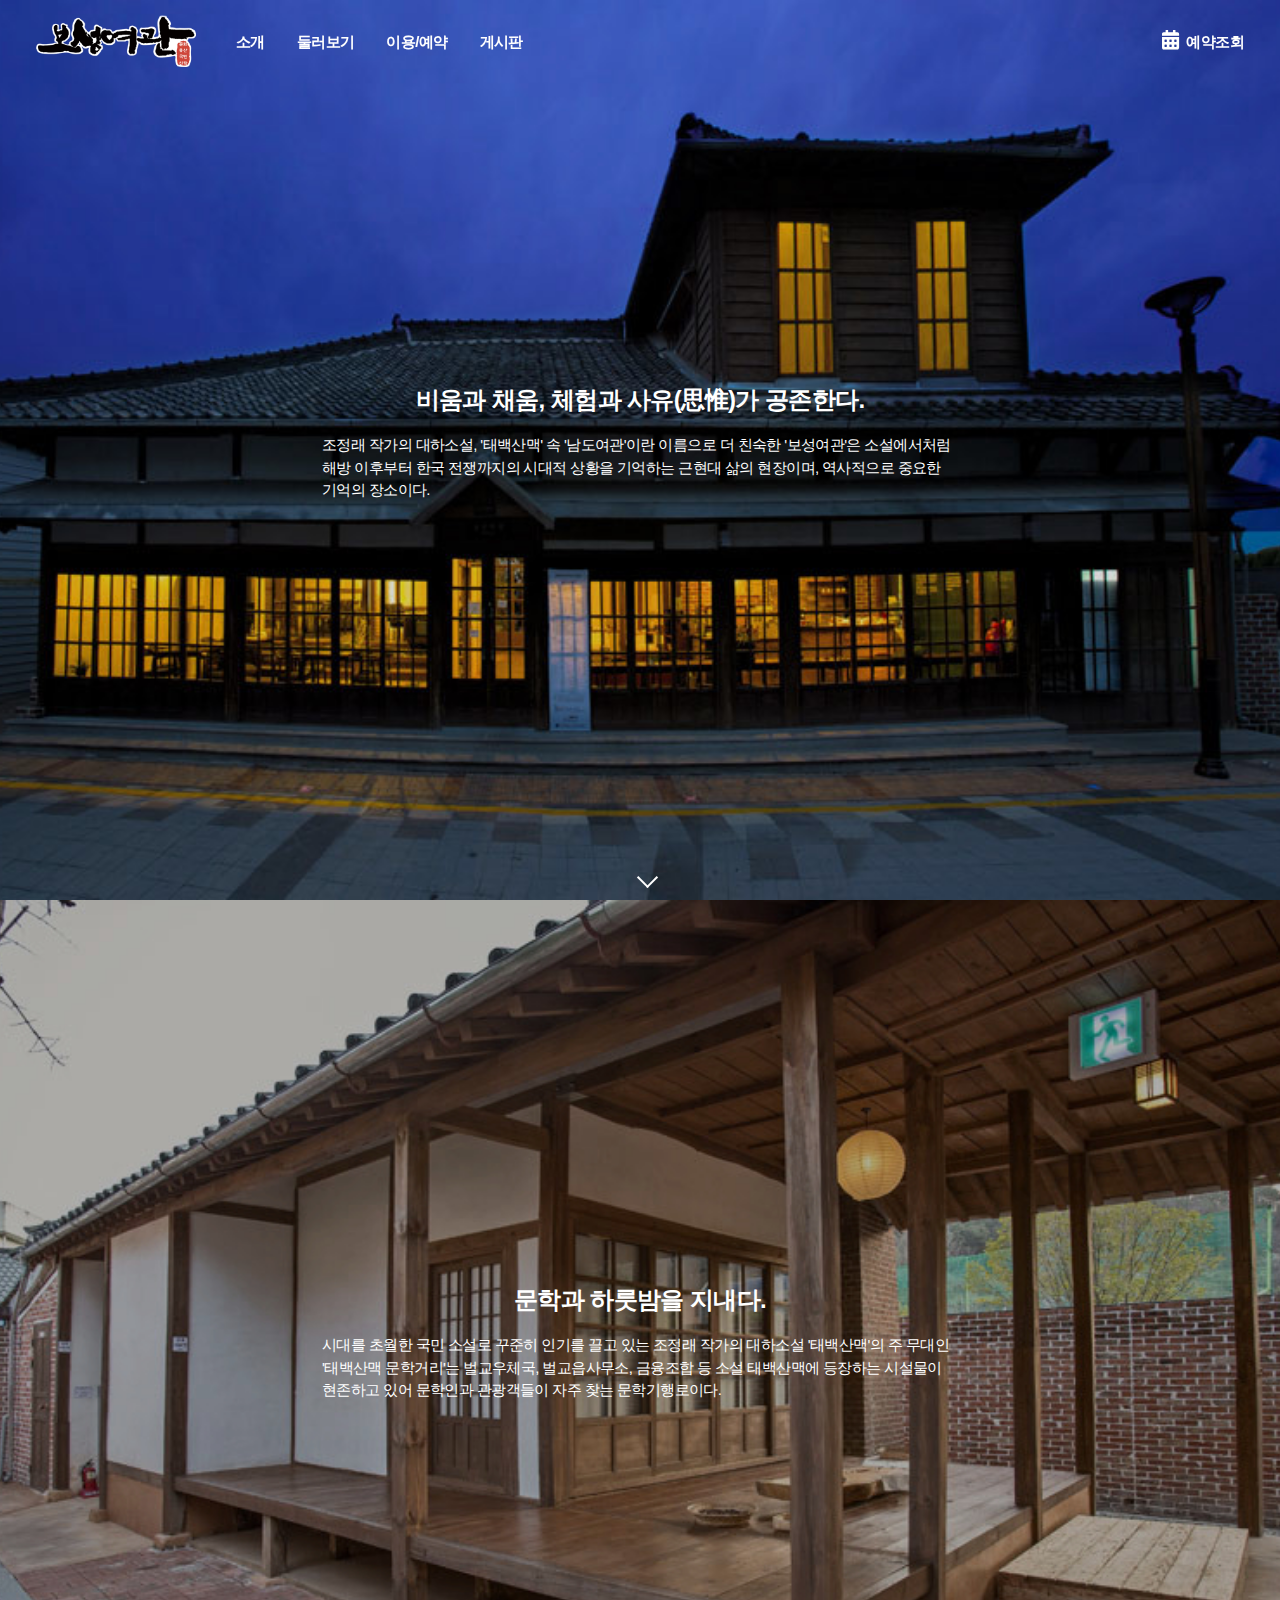
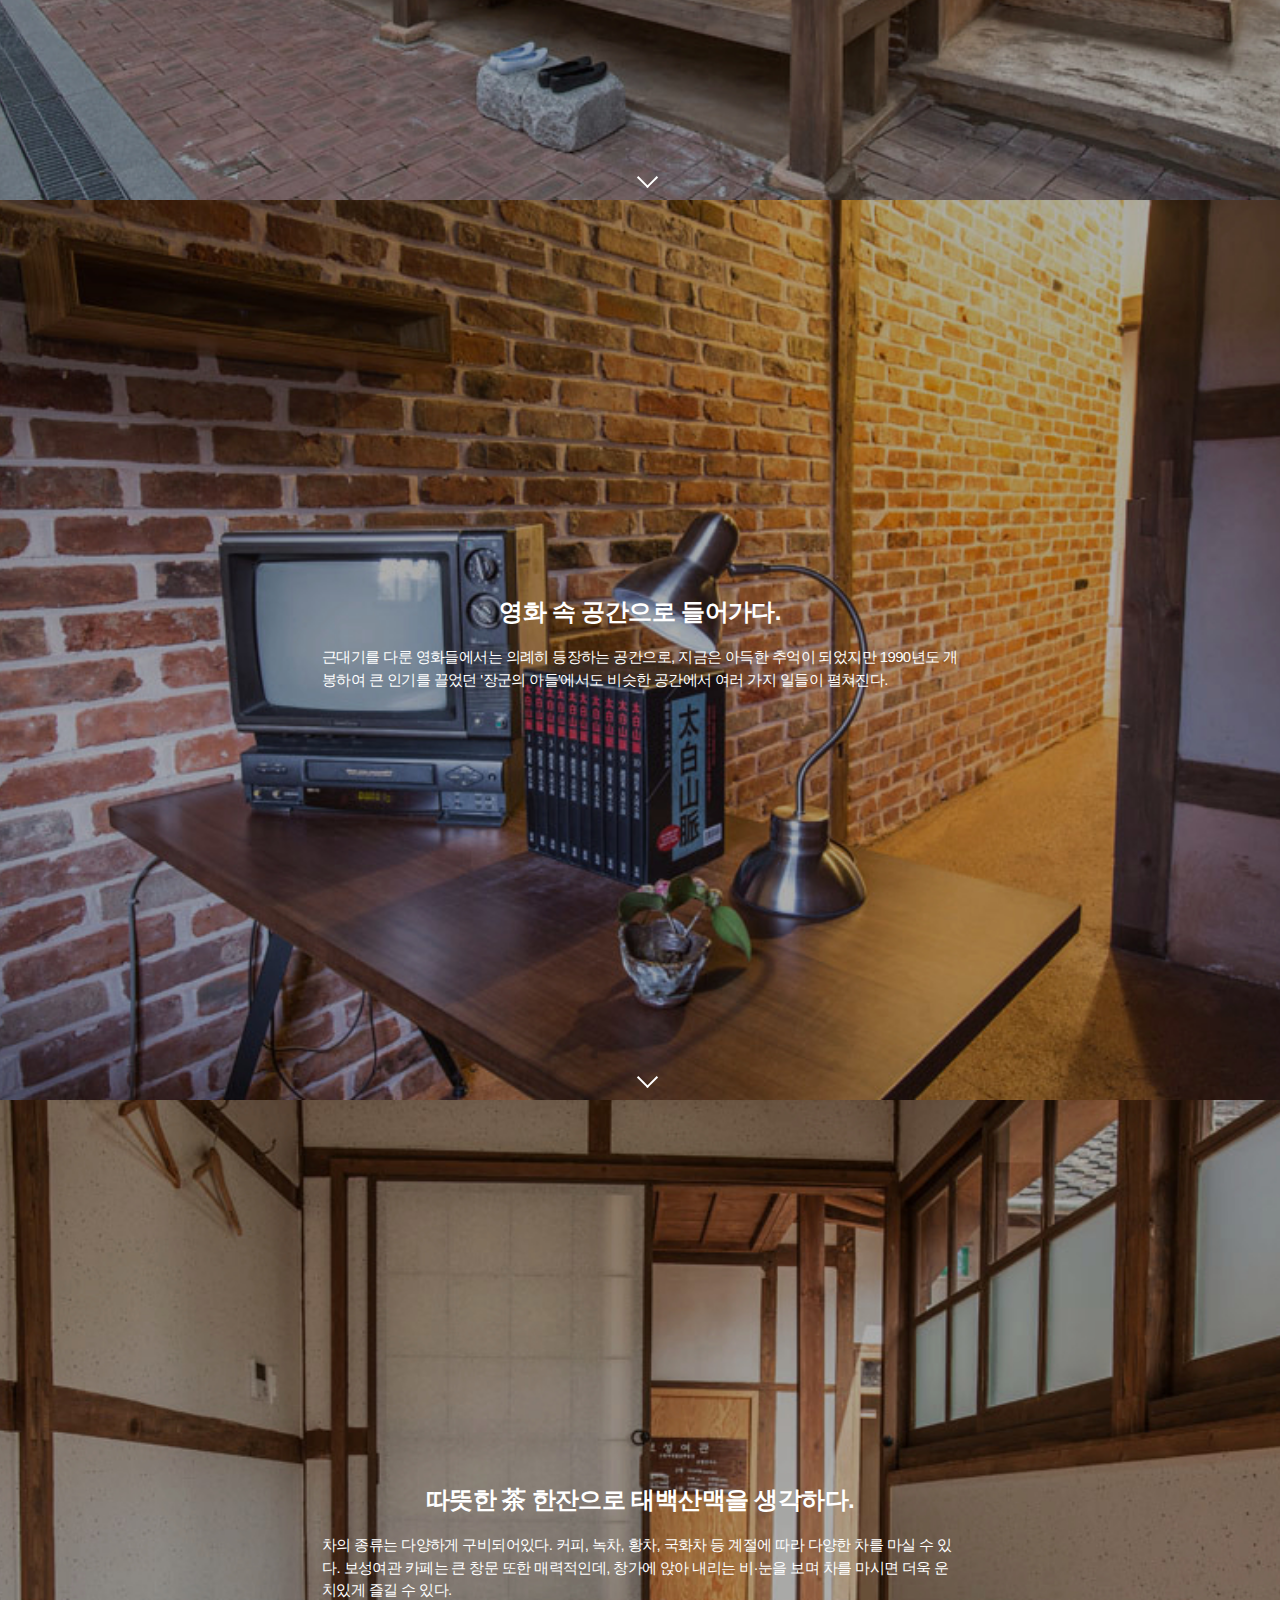
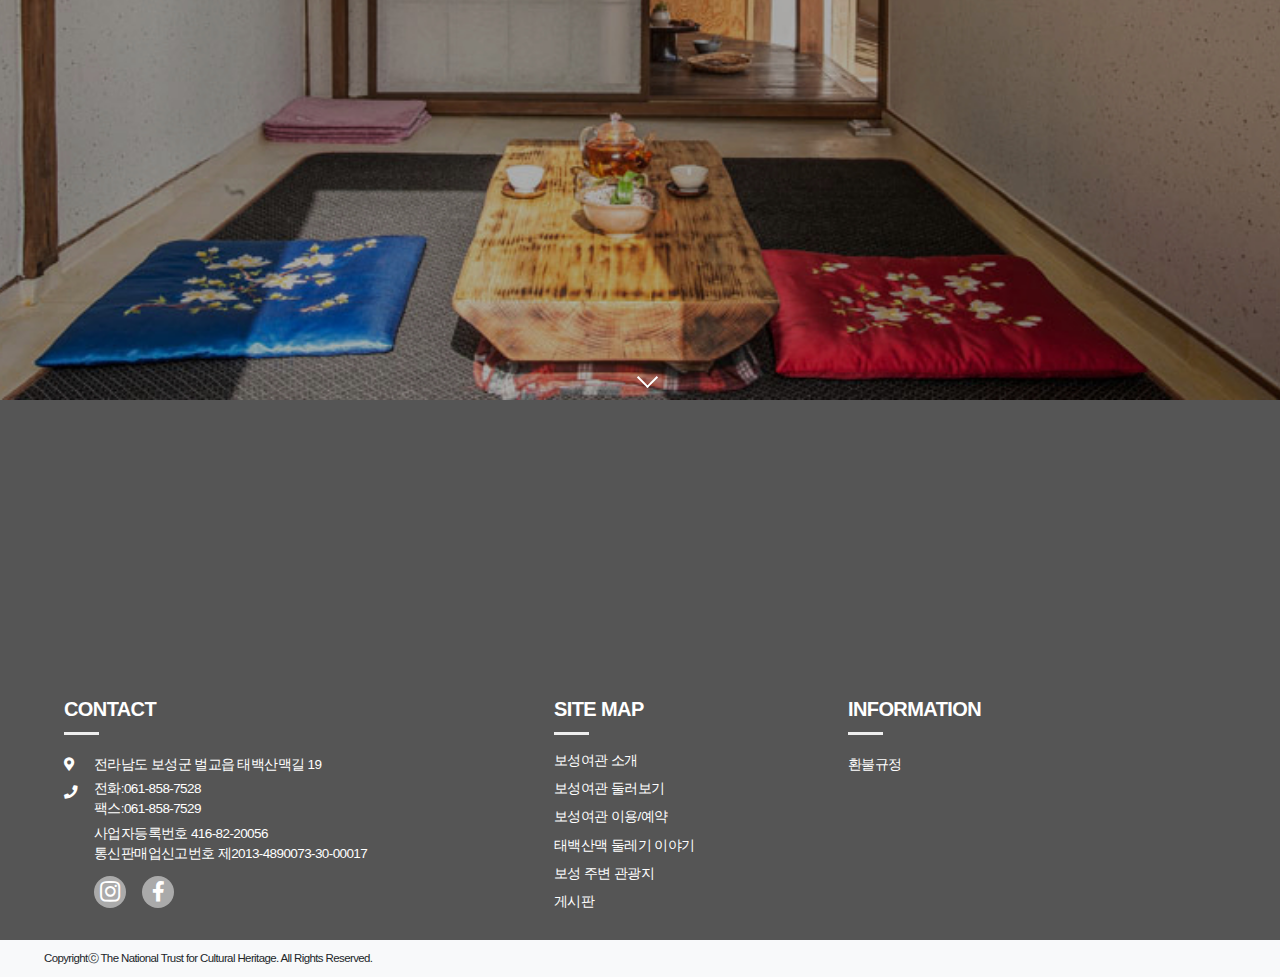
<file: intro.html>
<!DOCTYPE html>
<html lang="ko">
<head>
    <meta charset="UTF-8">
    <meta http-equiv="X-UA-Compatible" content="IE=edge">
    <meta name="viewport" content="width=device-width, initial-scale=1.0">
    <title>보성여관 - 소개</title>
    <script src="js/jquery-3.6.0.min.js"></script>
    <script src="bootstrap-5.2.0-dist/js/bootstrap.bundle.min.js"></script>
    <link rel="stylesheet" href="bootstrap-5.2.0-dist/css/bootstrap.css">
    <link rel="stylesheet" href="https://cdnjs.cloudflare.com/ajax/libs/font-awesome/5.8.2/css/all.min.css"/> <!-- 폰트어썸 아이콘 -->
    <link rel="stylesheet" href="css/custom.css">
</head>
<body>
    <div id="wrap">
        <header>
            <!-- 모바일 -->
            <nav class="fixed-top mb-top-nav d-lg-none">
                <div class="container-fluid h-100">
                    <div class="row mx-0 align-items-center w-100 h-100">
                        <div class="col-5">
                            <a href="index.html" class="top-logo d-inline-block"><img src="img/boseong_logo.png" alt="" class="w-100 h-100"></a>
                        </div>
                    </div>
                </div>
            </nav>
            <nav class="fixed-bottom mb-btm-nav border-top d-lg-none">
                <div class="container-fluid px-0 h-100">
                    <div class="row mx-0 h-100">
                        <ul class="navbar-nav flex-row text-center">
                            <li class="nav-item d-flex flex-column justify-content-center"><a class="nav-link active" href="intro.html"><span>소개</span></a></li>
                            <li class="nav-item d-flex flex-column justify-content-center"><a class="nav-link" href="story.html"><span>둘러보기</span></a></li>
                            <li class="nav-item d-flex flex-column justify-content-center"><a class="nav-link" href="#"><span>이용/예약</span></a></li>
                            <li class="nav-item d-flex flex-column justify-content-center"><a class="nav-link" href="notice.html"><span>게시판</span></a></li>
                        </ul>
                    </div>
                </div>
            </nav>

            <!-- 데스크탑 -->
            <nav class="fixed-top dt-nav d-none d-lg-block h-auto">
                <div class="container-fluid h-100 px-4">
                    <div class="row mx-auto flex-row h-100 w-100 align-items-center">
                        <a href="index.html" class="top-logo w-auto"><img src="img/boseong_logo.png" alt="" class="w-100 h-100"></a>
                        <ul class="navbar-nav flex-row w-auto flex-grow-1">
                            <li class="nav-item"><a class="nav-link px-3 position-relative" href="intro.html">소개</a></li>
                            <li class="nav-item"><a class="nav-link px-3 position-relative" href="story.html">둘러보기</a></li>
                            <li class="nav-item"><a class="nav-link px-3 position-relative" href="#">이용/예약</a></li>
                            <li class="nav-item"><a class="nav-link px-3 position-relative" href="notice.html">게시판</a></li>
                            <li class="nav-item ms-auto"><a class="nav-link position-relative" href="reservation.html"> <span><i class="fas fa-calendar-alt me-1"></i></span> 예약조회</a></li>
                        </ul>
                    </div>
                </div>
            </nav>
        </header>
 
        <!-- 메인 영역 container -->
        <div id="container" class="intro">
            <section class="container-fluid section">
                <div class="row mx-auto position-relative w-100 h-100">
                    <div class="inner">
                        <p class="text-white text-center fs-4 fw-bold">비움과 채움, 체험과 사유(思惟)가 공존한다.</p>
                        <p class="text-white">조정래 작가의 대하소설, '태백산맥' 속 '남도여관'이란 이름으로 더 친숙한 '보성여관'은 
                            소설에서처럼 해방 이후부터 한국 전쟁까지의 시대적 상황을 기억하는 근현대 삶의 현장이며, 
                            역사적으로 중요한 기억의 장소이다.
                        </p>
                    </div>
                    <span class="d-inline-block p-0"></span>
                </div>
            </section>
            <section class="container-fluid section">
                <div class="row mx-auto position-relative w-100 h-100">
                    <div class="inner">
                        <p class="text-white text-center fs-4 fw-bold">문학과 하룻밤을 지내다.</p>
                        <p class="text-white">시대를 초월한 국민 소설로 꾸준히 인기를 끌고 있는 조정래 작가의 대하소설 
                            '태백산맥'의 주 무대인 '태백산맥 문학거리'는 벌교우체국, 벌교읍사무소, 금융조합 등 
                            소설 태백산맥에 등장하는 시설물이 현존하고 있어 문학인과 관광객들이 자주 찾는 문학기행로이다.</p>
                    </div>
                    <span class="d-inline-block p-0"></span>
                </div>
            </section>
            <section class="container-fluid section">
                <div class="row mx-auto position-relative w-100 h-100">
                    <div class="inner">
                        <p class="text-white text-center fs-4 fw-bold">영화 속 공간으로 들어가다.</p>
                        <p class="text-white">근대기를 다룬 영화들에서는 의례히 등장하는 공간으로, 
                            지금은 아득한 추억이 되었지만 1990년도 개봉하여 큰 인기를 끌었던 '장군의 아들'에서도 비슷한 공간에서 여러 가지 일들이 펼쳐진다.</p>
                    </div>
                    <span class="d-inline-block p-0"></span>
                </div>
            </section>
            <section class="container-fluid">
                <div class="row mx-auto position-relative w-100 h-100">
                    <div class="inner">
                        <p class="text-white text-center fs-4 fw-bold">따뜻한 茶 한잔으로 태백산맥을 생각하다.</p>
                        <p class="text-white">차의 종류는 다양하게 구비되어있다. 커피, 녹차, 황차, 국화차 등 계절에 따라 다양한 차를 마실 수 있다.
                            보성여관 카페는 큰 창문 또한 매력적인데, 창가에 앉아 내리는 비·눈을 보며 차를 마시면 더욱 운치있게 즐길 수 있다.</p>
                    </div>
                    <span class="d-inline-block p-0"></span>
                </div>
            </section> 
        </div>
        <!-- 메인 영역 container 끝 -->
        <!-- 푸터 영역 -->
        <footer>
            <div class="map w-100">
                <iframe src="https://www.google.com/maps/embed?pb=!1m14!1m8!1m3!1d13097.963875225554!2d127.3433333!3d34.8438889!3m2!1i1024!2i768!4f13.1!3m3!1m2!1s0x0%3A0xc252da766c858ea1!2z67O07ISx7Jes6rSA!5e0!3m2!1sko!2skr!4v1663663542723!5m2!1sko!2skr" width="100%" height="100%" style="border:0;" allowfullscreen="" loading="lazy" referrerpolicy="no-referrer-when-downgrade"></iframe>
            </div>
            <div class="container-fluid py-4">
                <div class="row mx-0">
                    <div class="footer-md-left col-12 col-md-5 px-0">
                        <div class="row mx-0">
                            <p class="footer-title d-none d-md-block fs-5 fw-bold text-white">CONTACT</p>
                            <div class="col-12 text-white d-flex align-items-center">
                                <div class="footer-icon py-1">
                                    <i class="fas fa-map-marker-alt"></i>
                                </div>
                                <p class="mb-0">전라남도 보성군 벌교읍 태백산맥길 19</p>
                            </div>
                            <div class="col-12 text-white d-flex">
                                <div class="footer-icon py-1 d-inline">
                                    <i class="fas fa-phone"></i>
                                </div>
                                <div class="d-inline">
                                    <p class="mb-0">전화:061-858-7528</p>
                                    <p class="mb-0">팩스:061-858-7529</p>
                                </div>
                            </div>
                            <div class="col-12 text-white py-1" style="padding-left: 42px;">
                                <p class="mb-0">사업자등록번호 416-82-20056</p>
                                <p class="mb-0">통신판매업신고번호 제2013-4890073-30-00017</p>
                            </div>
                            <div class="col-12 d-none d-md-flex flex-row mt-2 footer-icon-wrap" style="padding-left: 42px;">
                                <span class="d-flex justify-content-center align-items-center rounded-circle me-3"><i class="fab fa-instagram text-white"></i></span>
                                <span class="d-flex justify-content-center align-items-center rounded-circle"><i class="fab fa-facebook-f text-white"></i></span>
                            </div>
                        </div>
                    </div>
                    <div class="col-md-3 d-none d-md-block pe-0">
                        <p class="footer-title fs-5 fw-bold text-white">SITE MAP</p>
                        <a href="#" class="d-block text-white text-decoration-none pb-1">보성여관 소개</a>
                        <a href="#" class="d-block text-white text-decoration-none py-1">보성여관 둘러보기</a>
                        <a href="#" class="d-block text-white text-decoration-none py-1">보성여관 이용/예약</a>
                        <a href="#" class="d-block text-white text-decoration-none py-1">태백산맥 둘레기 이야기</a>
                        <a href="#" class="d-block text-white text-decoration-none py-1">보성 주변 관광지</a>
                        <a href="#" class="d-block text-white text-decoration-none py-1">게시판</a>
                    </div>
                    <div class="col-md-4 d-none d-md-block position-relative">
                        <p class="footer-title fs-5 fw-bold text-white">INFORMATION</p>
                        <a href="#" class="d-block text-white text-decoration-none py-1">환불규정</a>
                    </div>

                </div>
            </div>

            <div class="w-100 bg-light ps-2 py-1 py-md-2">
                <div class="w-100 mx-auto" style="max-width: 1200px;">
                    <small>Copyrightⓒ The National Trust for Cultural Heritage. All Rights Reserved.</small>
                </div>
            </div>
            <div class="w-100 bg-white bottom-logo text-center py-2 d-md-none">
                <img src="img/boseong_logo.png" class="me-4">
                <img src="img/logo_b.png">
            </div>
        </footer>
    </div>
    <script type="text/javascript">
        $(window).scroll(function(){
            var scroll = $(window).scrollTop();
            if (scroll > 1) {
                $('#wrap').addClass('scroll');
                $('.mb-top-nav').addClass('scroll');
                $('.dt-nav').addClass('scroll');
            }
            else if (scroll == 0) {
                $('#wrap').removeClass('scroll');
                $('.mb-top-nav').removeClass('scroll');
                $('.dt-nav').removeClass('scroll');
            }
        });


        window.onload = function(){
            const elm = document.querySelectorAll('.section');
            const elmCount = elm.length;
            
            elm.forEach(function(item, index){
                item.addEventListener('mousewheel', function(event){
                event.preventDefault();
                let delta = 0;

                if (!event) event = window.event;
                if (event.wheelDelta) {
                    delta = event.wheelDelta / 120;
                    if (window.opera) delta = -delta;

                } 
                else if (event.detail)
                    delta = -event.detail / 3;
                   
                let moveTop = window.scrollY;
                let elmSelector = elm[index];

                // wheel down : move to next section
                if (delta < 0){
                    if (elmSelector !== elmCount-1){
                    try{
                        moveTop = window.pageYOffset + elmSelector.nextElementSibling.getBoundingClientRect().top;
                    }catch(e){
                    }
                    }
                }
                // wheel up : move to previous section
                else {
                    if (elmSelector !== 0){
                    try{
                        moveTop = window.pageYOffset + elmSelector.previousElementSibling.getBoundingClientRect().top;

                    }catch(e){
                    }
                    }
                }

                const body = document.querySelector('html');
                window.scrollTo({top:moveTop, left:0, behavior:'smooth'});

                });
            });
        }
    </script>
</body>
</html>
</file>
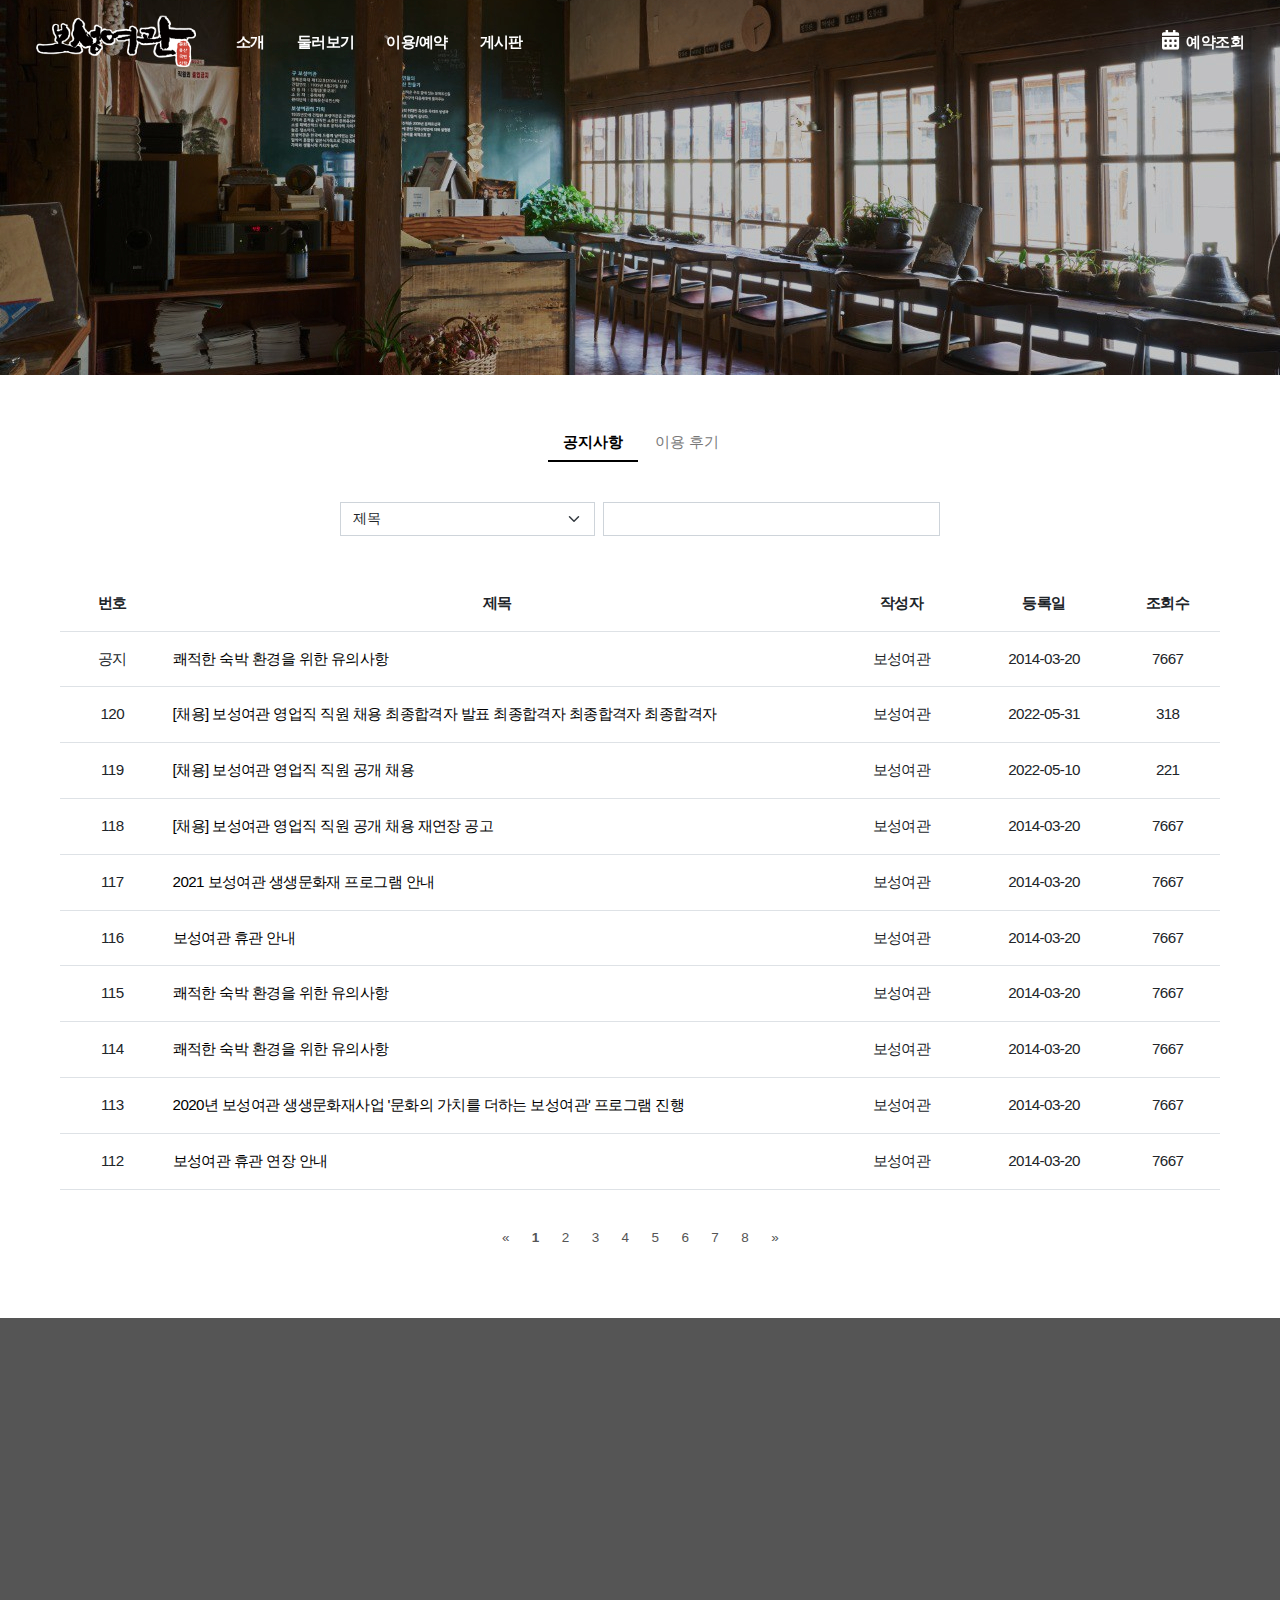
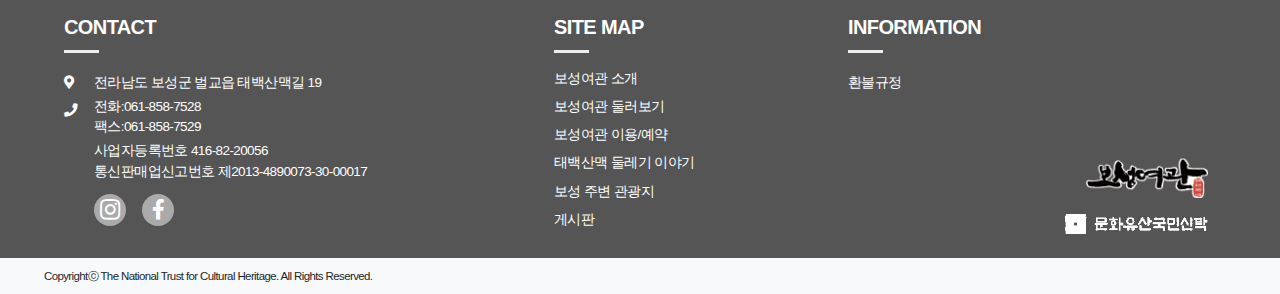
<file: notice.html>
<!DOCTYPE html>
<html lang="ko">
<head>
    <meta charset="UTF-8">
    <meta http-equiv="X-UA-Compatible" content="IE=edge">
    <meta name="viewport" content="width=device-width, initial-scale=1.0">
    <title>보성여관 - 게시판 - 공지사항</title>
    <script src="js/jquery-3.6.0.min.js"></script>
    <script src="bootstrap-5.2.0-dist/js/bootstrap.bundle.min.js"></script>
    <link rel="stylesheet" href="bootstrap-5.2.0-dist/css/bootstrap.css">
    <link rel="stylesheet" href="https://cdnjs.cloudflare.com/ajax/libs/font-awesome/5.8.2/css/all.min.css"/> <!-- 폰트어썸 아이콘 -->
    <link rel="stylesheet" href="css/custom.css">
</head>
<body>
    <div id="wrap">
        <header>
            <!-- 모바일 -->
            <nav class="fixed-top mb-top-nav d-lg-none">
                <div class="container-fluid h-100">
                    <div class="row mx-0 align-items-center w-100 h-100">
                        <div class="col-5">
                            <a href="index.html" class="top-logo d-inline-block"><img src="img/boseong_logo.png" alt="" class="w-100 h-100"></a>
                        </div>
                    </div>
                </div>
            </nav>
            <nav class="fixed-bottom mb-btm-nav border-top d-lg-none">
                <div class="container-fluid px-0 h-100">
                    <div class="row mx-0 h-100">
                        <ul class="navbar-nav flex-row text-center">
                            <li class="nav-item d-flex flex-column justify-content-center"><a class="nav-link" href="intro.html"><span>소개</span></a></li>
                            <li class="nav-item d-flex flex-column justify-content-center"><a class="nav-link" href="story.html"><span>둘러보기</span></a></li>
                            <li class="nav-item d-flex flex-column justify-content-center"><a class="nav-link" href="fee.html"><span>이용/예약</span></a></li>
                            <li class="nav-item d-flex flex-column justify-content-center"><a class="nav-link active" href="notice.html"><span>게시판</span></a></li>
                        </ul>
                    </div>
                </div>
            </nav>

            <!-- 데스크탑 -->
            <nav class="fixed-top dt-nav d-none d-lg-block h-auto">
                <div class="container-fluid h-100 px-4">
                    <div class="row mx-auto flex-row h-100 w-100 align-items-center">
                        <a href="index.html" class="top-logo w-auto"><img src="img/boseong_logo.png" alt="" class="w-100 h-100"></a>
                        <ul class="navbar-nav flex-row w-auto flex-grow-1">
                            <li class="nav-item"><a class="nav-link px-3 position-relative" href="intro.html">소개</a></li>
                            <li class="nav-item"><a class="nav-link px-3 position-relative" href="story.html">둘러보기</a></li>
                            <li class="nav-item"><a class="nav-link px-3 position-relative" href="fee.html">이용/예약</a></li>
                            <li class="nav-item"><a class="nav-link px-3 position-relative" href="notice.html">게시판</a></li>
                            <li class="nav-item ms-auto"><a class="nav-link position-relative" href="reservation.html"> <span><i class="fas fa-calendar-alt me-1"></i></span> 예약조회</a></li>
                        </ul>
                    </div>
                </div>
            </nav>
        </header>
        <!-- 메인 영역 container -->
        <div id="container" class="notice">
            <!-- 서브 배너 시작 -->
            <div class="sub-banner"></div>
            <!-- 서브 배너 끝 -->
            <!-- 콘텐츠 시작 -->
            <div class="content container-fluid my-5">
                <ul class="nav nav-pills justify-content-center mb-3" id="pills-tab" role="tablist">
                    <li class="nav-item text-center" role="presentation">
                        <button class="nav-link w-100 rounded-0 py-2 px-0 active" id="pills-notice-tab" data-bs-toggle="pill" data-bs-target="#pills-notice" type="button" role="tab" aria-controls="pills-notice" aria-selected="true">공지사항</button>
                    </li>
                    <li class="nav-item text-center ms-1" role="presentation">
                        <button class="nav-link w-100 rounded-0 px-0 py-2" id="pills-review-tab" data-bs-toggle="pill" data-bs-target="#pills-review" type="button" role="tab" aria-controls="pills-review" aria-selected="false">이용 후기</button>
                    </li>
                </ul>
                <div class="tab-content" id="pills-tabContent">
                    <!-- 공지사항 탭 시작 -->
                    <div class="tab-pane fade show active" id="pills-notice" role="tabpanel" aria-labelledby="pills-notice-tab" tabindex="0">
                        <!-- 상단 부분 -->
                        <div class="container-fluid px-0 top">
                            <div class="w-100 mx-auto">
                                <form action="" class="d-flex justify-content-center">
                                    <label for="" class="pt-4 flex-grow-1">
                                        <select name="" id="" class="form-select rounded-0 w-100">
                                            <option value="">제목</option>
                                            <option value="">내용</option>
                                            <option value="">제목+내용</option>
                                            <option value="">회원아이디</option>
                                            <option value="">작성자</option>
                                        </select>
                                    </label>
                                    <label for="" class="py-4 ms-2 flex-grow-1">
                                        <input type="text" class="form-control rounded-0 w-100">
                                    </label>
                                </form>
                            </div>
                        </div>
                        <div class="container-fluid px-0 list">
                            <div class="row mx-0">
                                <div class="col-12 table-responsive-md fs-6 table-wrap p-2 py-md-3">
                                    <table class="table text-center align-middle">
                                        <thead class="align-middle">
                                            <tr>
                                                <th class="py-3">번호</th>
                                                <th>제목</th>
                                                <th>작성자</th>
                                                <th>등록일</th>
                                                <th>조회수</th>
                                                
                                            </tr>
                                        </thead>
                                        <tbody>
                                            <tr>
                                                <td class="py-3">공지</td>
                                                <td>
                                                    <a href="#" class="text-decoration-none">쾌적한 숙박 환경을 위한 유의사항</a>
                                                </td>
                                                <td>보성여관</td>
                                                <td>2014-03-20</td>
                                                <td>7667</td>
                                            </tr>
                                            <tr>
                                                <td class="py-3">120</td>
                                                <td>
                                                    <a href="#" class="text-decoration-none">[채용] 보성여관 영업직 직원 채용 최종합격자 발표 최종합격자 최종합격자 최종합격자</a>
                                                </td>
                                                <td>보성여관</td>
                                                <td>2022-05-31</td>
                                                <td>318</td>
                                            </tr>
                                            <tr>
                                                <td class="py-3">119</td>
                                                <td>
                                                    <a href="#" class="text-decoration-none">[채용] 보성여관 영업직 직원 공개 채용</a>
                                                </td>
                                                <td>보성여관</td>
                                                <td>2022-05-10</td>
                                                <td>221</td>
                                            </tr>
                                            <tr>
                                                <td class="py-3">118</td>
                                                <td>
                                                    <a href="#" class="text-decoration-none">[채용] 보성여관 영업직 직원 공개 채용 재연장 공고</a>
                                                </td>
                                                <td>보성여관</td>
                                                <td>2014-03-20</td>
                                                <td>7667</td>
                                            </tr>
                                            <tr>
                                                <td class="py-3">117</td>
                                                <td>
                                                    <a href="#" class="text-decoration-none">2021 보성여관 생생문화재 프로그램 안내</a>
                                                </td>
                                                <td>보성여관</td>
                                                <td>2014-03-20</td>
                                                <td>7667</td>
                                            </tr>
                                            <tr>
                                                <td class="py-3">116</td>
                                                <td>
                                                    <a href="#" class="text-decoration-none">보성여관 휴관 안내</a>
                                                </td>
                                                <td>보성여관</td>
                                                <td>2014-03-20</td>
                                                <td>7667</td>
                                            </tr>
                                            <tr>
                                                <td class="py-3">115</td>
                                                <td>
                                                    <a href="#" class="text-decoration-none">쾌적한 숙박 환경을 위한 유의사항</a>
                                                </td>
                                                <td>보성여관</td>
                                                <td>2014-03-20</td>
                                                <td>7667</td>
                                            </tr>
                                            <tr>
                                                <td class="py-3">114</td>
                                                <td>
                                                    <a href="#" class="text-decoration-none">쾌적한 숙박 환경을 위한 유의사항</a>
                                                </td>
                                                <td>보성여관</td>
                                                <td>2014-03-20</td>
                                                <td>7667</td>
                                            </tr>
                                            <tr>
                                                <td class="py-3">113</td>
                                                <td>
                                                    <a href="#" class="text-decoration-none">2020년 보성여관 생생문화재사업 '문화의 가치를 더하는 보성여관' 프로그램 진행</a>
                                                </td>
                                                <td>보성여관</td>
                                                <td>2014-03-20</td>
                                                <td>7667</td>
                                            </tr>
                                            <tr>
                                                <td class="py-3">112</td>
                                                <td>
                                                    <a href="#" class="text-decoration-none">보성여관 휴관 연장 안내</a>
                                                </td>
                                                <td>보성여관</td>
                                                <td>2014-03-20</td>
                                                <td>7667</td>
                                            </tr>
                                        </tbody>
                                    </table>
                                </div>
                                <!-- 페이지네이션 -->
                                <nav aria-label="Page navigation example">
                                    <ul class="pagination pagination justify-content-center">
                                        <li class="page-item">
                                            <a class="page-link" href="#" aria-label="Previous">
                                            <span aria-hidden="true">&laquo;</span>
                                            </a>
                                        </li>
                                        <li class="page-item active" aria-curreview="page"><a class="page-link" href="#">1</a></li>
                                        <li class="page-item"><a class="page-link" href="#">2</a></li>
                                        <li class="page-item"><a class="page-link" href="#">3</a></li>
                                        <li class="page-item"><a class="page-link" href="#">4</a></li>
                                        <li class="page-item"><a class="page-link" href="#">5</a></li>
                                        <li class="page-item"><a class="page-link" href="#">6</a></li>
                                        <li class="page-item"><a class="page-link" href="#">7</a></li>
                                        <li class="page-item"><a class="page-link" href="#">8</a></li>
                                        <li class="page-item">
                                            <a class="page-link" href="#" aria-label="Next">
                                            <span aria-hidden="true">&raquo;</span>
                                            </a>
                                        </li>
                                    </ul>
                                </nav>
                            </div>
                        </div>
                    </div>
                    <!-- 이용 후기 탭 시작 -->
                    <div class="tab-pane fade" id="pills-review" role="tabpanel" aria-labelledby="pills-review-tab" tabindex="0">
                        <!-- 상단 부분 -->
                        <div class="container-fluid px-0 top">
                            <div class="w-100 mx-auto">
                                <form action="" class="d-flex justify-content-center">
                                    <label for="" class="pt-4 flex-grow-1">
                                        <select name="" id="" class="form-select rounded-0 w-100">
                                            <option value="">제목</option>
                                            <option value="">내용</option>
                                            <option value="">제목+내용</option>
                                            <option value="">회원아이디</option>
                                            <option value="">작성자</option>
                                        </select>
                                    </label>
                                    <label for="" class="py-4 ms-2 flex-grow-1">
                                        <input type="text" class="form-control rounded-0 w-100">
                                    </label>
                                </form>
                            </div>
                        </div>
                        <div class="container-fluid px-0 inner review">
                            <div class="row mx-auto gy-3 mt-3">
                                <div class="col-12 col-md-6 col-lg-4 px-0">
                                    <div class="item-box position-relative mx-auto">
                                        <img src="img/boseong_img_14.jpg" alt="" class="w-100 h-100">
                                        <div class="position-absolute w-100 h-auto text-white p-3">
                                            <h6 class="d-block">차분하고 고운 하룻밤 이었습니다.^^ 너무 잘 쉬다 갑니다.</h6>
                                            <p class="mb-0">가족들과 조용하고 차분한 하룻밤을 잘 보내고 갑니다. 역사속 하룻밤을 보내며 차분하게 지낼 수 있는 좋은 경험이 되었습니다. 하룻밤을 보내며 차분하게 지낼 수 있어서 좋았습니다.!</p>
                                            <span class="d-block mt-3">@idname</span>
                                        </div>
                                    </div>
                                </div>
                                <div class="col-12 col-md-6 col-lg-4 px-0">
                                    <div class="item-box position-relative mx-auto">
                                        <img src="img/boseong_img_15.jpg" alt="" class="w-100 h-100">
                                        <div class="position-absolute w-100 h-auto text-white p-3">
                                            <h6 class="d-block">차분하고 고운 하룻밤 이었습니다.^^ 너무 잘 쉬다 갑니다.</h6>
                                            <p class="mb-0">가족들과 조용하고 차분한 하룻밤을 잘 보내고 갑니다. 역사속 하룻밤을 보내며 차분하게 지낼 수 있는 좋은 경험이 되었습니다. 하룻밤을 보내며 차분하게 지낼 수 있어서 좋았습니다.!</p>
                                            <span class="d-block mt-3">@idname</span>
                                        </div>
                                    </div>
                                </div>
                                <div class="col-12 col-md-6 col-lg-4 px-0">
                                    <div class="item-box position-relative mx-auto">
                                        <img src="img/boseong_img_16.jpg" alt="" class="w-100 h-100">
                                        <div class="position-absolute w-100 h-auto text-white p-3">
                                            <h6 class="d-block">차분하고 고운 하룻밤 이었습니다.^^ 너무 잘 쉬다 갑니다.</h6>
                                            <p class="mb-0">가족들과 조용하고 차분한 하룻밤을 잘 보내고 갑니다. 역사속 하룻밤을 보내며 차분하게 지낼 수 있는 좋은 경험이 되었습니다. 하룻밤을 보내며 차분하게 지낼 수 있어서 좋았습니다.!</p>
                                            <span class="d-block mt-3">@idname</span>
                                        </div>
                                    </div>
                                </div>
                                <div class="col-12 col-md-6 col-lg-4 px-0">
                                    <div class="item-box position-relative mx-auto">
                                        <img src="img/boseong_img_17.jpg" alt="" class="w-100 h-100">
                                        <div class="position-absolute w-100 h-auto text-white p-3">
                                            <h6 class="d-block">차분하고 고운 하룻밤 이었습니다.^^ 너무 잘 쉬다 갑니다.</h6>
                                            <p class="mb-0">가족들과 조용하고 차분한 하룻밤을 잘 보내고 갑니다. 역사속 하룻밤을 보내며 차분하게 지낼 수 있는 좋은 경험이 되었습니다. 하룻밤을 보내며 차분하게 지낼 수 있어서 좋았습니다.!</p>
                                            <span class="d-block mt-3">@idname</span>
                                        </div>
                                    </div>
                                </div>
                                <div class="col-12 col-md-6 col-lg-4 px-0">
                                    <div class="item-box position-relative mx-auto">
                                        <img src="img/boseong_img_15.jpg" alt="" class="w-100 h-100">
                                        <div class="position-absolute w-100 h-auto text-white p-3">
                                            <h6 class="d-block">차분하고 고운 하룻밤 이었습니다.^^ 너무 잘 쉬다 갑니다.</h6>
                                            <p class="mb-0">가족들과 조용하고 차분한 하룻밤을 잘 보내고 갑니다. 역사속 하룻밤을 보내며 차분하게 지낼 수 있는 좋은 경험이 되었습니다. 하룻밤을 보내며 차분하게 지낼 수 있어서 좋았습니다.!</p>
                                            <span class="d-block mt-3">@idname</span>
                                        </div>
                                    </div>
                                </div>
                                <div class="col-12 col-md-6 col-lg-4 px-0">
                                    <div class="item-box position-relative mx-auto">
                                        <img src="img/boseong_img_14.jpg" alt="" class="w-100 h-100">
                                        <div class="position-absolute w-100 h-auto text-white p-3">
                                            <h6 class="d-block">차분하고 고운 하룻밤 이었습니다.^^ 너무 잘 쉬다 갑니다.</h6>
                                            <p class="mb-0">가족들과 조용하고 차분한 하룻밤을 잘 보내고 갑니다. 역사속 하룻밤을 보내며 차분하게 지낼 수 있는 좋은 경험이 되었습니다. 하룻밤을 보내며 차분하게 지낼 수 있어서 좋았습니다.!</p>
                                            <span class="d-block mt-3">@idname</span>
                                        </div>
                                    </div>
                                </div>
                                <div class="col-12 col-md-6 col-lg-4 px-0">
                                    <div class="item-box position-relative mx-auto">
                                        <img src="img/boseong_img_16.jpg" alt="" class="w-100 h-100">
                                        <div class="position-absolute w-100 h-auto text-white p-3">
                                            <h6 class="d-block">차분하고 고운 하룻밤 이었습니다.^^ 너무 잘 쉬다 갑니다.</h6>
                                            <p class="mb-0">가족들과 조용하고 차분한 하룻밤을 잘 보내고 갑니다. 역사속 하룻밤을 보내며 차분하게 지낼 수 있는 좋은 경험이 되었습니다. 하룻밤을 보내며 차분하게 지낼 수 있어서 좋았습니다.!</p>
                                            <span class="d-block mt-3">@idname</span>
                                        </div>
                                    </div>
                                </div>
                                <div class="col-12 col-md-6 col-lg-4 px-0">
                                    <div class="item-box position-relative mx-auto">
                                        <img src="img/boseong_img_17.jpg" alt="" class="w-100 h-100">
                                        <div class="position-absolute w-100 h-auto text-white p-3">
                                            <h6 class="d-block">차분하고 고운 하룻밤 이었습니다.^^ 너무 잘 쉬다 갑니다.</h6>
                                            <p class="mb-0">가족들과 조용하고 차분한 하룻밤을 잘 보내고 갑니다. 역사속 하룻밤을 보내며 차분하게 지낼 수 있는 좋은 경험이 되었습니다. 하룻밤을 보내며 차분하게 지낼 수 있어서 좋았습니다.!</p>
                                            <span class="d-block mt-3">@idname</span>
                                        </div>
                                    </div>
                                </div>
                                <div class="col-12 col-md-6 col-lg-4 px-0">
                                    <div class="item-box position-relative mx-auto">
                                        <img src="img/boseong_img_14.jpg" alt="" class="w-100 h-100">
                                        <div class="position-absolute w-100 h-auto text-white p-3">
                                            <h6 class="d-block">차분하고 고운 하룻밤 이었습니다.^^ 너무 잘 쉬다 갑니다.</h6>
                                            <p class="mb-0">가족들과 조용하고 차분한 하룻밤을 잘 보내고 갑니다. 역사속 하룻밤을 보내며 차분하게 지낼 수 있는 좋은 경험이 되었습니다. 하룻밤을 보내며 차분하게 지낼 수 있어서 좋았습니다.!</p>
                                            <span class="d-block mt-3">@idname</span>
                                        </div>
                                    </div>
                                </div>
                            </div>
                        </div>
                        <!-- 페이지네이션 -->
                        <nav aria-label="Page navigation example">
                            <ul class="pagination pagination justify-content-center mt-4">
                                <li class="page-item">
                                    <a class="page-link" href="#" aria-label="Previous">
                                    <span aria-hidden="true">&laquo;</span>
                                    </a>
                                </li>
                                <li class="page-item active" aria-curreview="page"><a class="page-link" href="#">1</a></li>
                                <li class="page-item"><a class="page-link" href="#">2</a></li>
                                <li class="page-item"><a class="page-link" href="#">3</a></li>
                                <li class="page-item"><a class="page-link" href="#">4</a></li>
                                <li class="page-item"><a class="page-link" href="#">5</a></li>
                                <li class="page-item"><a class="page-link" href="#">6</a></li>
                                <li class="page-item"><a class="page-link" href="#">7</a></li>
                                <li class="page-item"><a class="page-link" href="#">8</a></li>
                                <li class="page-item">
                                    <a class="page-link" href="#" aria-label="Next">
                                    <span aria-hidden="true">&raquo;</span>
                                    </a>
                                </li>
                            </ul>
                        </nav>
                    </div>
                </div>
            </div>
        </div>
        <!-- 메인 영역 container 끝 -->
        <!-- 푸터 영역 -->
        <footer>
            <div class="map w-100">
                <iframe src="https://www.google.com/maps/embed?pb=!1m14!1m8!1m3!1d13097.963875225554!2d127.3433333!3d34.8438889!3m2!1i1024!2i768!4f13.1!3m3!1m2!1s0x0%3A0xc252da766c858ea1!2z67O07ISx7Jes6rSA!5e0!3m2!1sko!2skr!4v1663663542723!5m2!1sko!2skr" width="100%" height="100%" style="border:0;" allowfullscreen="" loading="lazy" referrerpolicy="no-referrer-when-downgrade"></iframe>
            </div>
            <div class="container-fluid py-4">
                <div class="row mx-0">
                    <div class="footer-md-left col-12 col-md-5 px-0">
                        <div class="row mx-0">
                            <p class="footer-title d-none d-md-block fs-5 fw-bold text-white">CONTACT</p>
                            <div class="col-12 text-white d-flex align-items-center">
                                <div class="footer-icon py-1">
                                    <i class="fas fa-map-marker-alt"></i>
                                </div>
                                <p class="mb-0">전라남도 보성군 벌교읍 태백산맥길 19</p>
                            </div>
                            <div class="col-12 text-white d-flex">
                                <div class="footer-icon py-1 d-inline">
                                    <i class="fas fa-phone"></i>
                                </div>
                                <div class="d-inline">
                                    <p class="mb-0">전화:061-858-7528</p>
                                    <p class="mb-0">팩스:061-858-7529</p>
                                </div>
                            </div>
                            <div class="col-12 text-white py-1" style="padding-left: 42px;">
                                <p class="mb-0">사업자등록번호 416-82-20056</p>
                                <p class="mb-0">통신판매업신고번호 제2013-4890073-30-00017</p>
                            </div>
                            <div class="col-12 d-none d-md-flex flex-row mt-2 footer-icon-wrap" style="padding-left: 42px;">
                                <span class="d-flex justify-content-center align-items-center rounded-circle me-3"><i class="fab fa-instagram text-white"></i></span>
                                <span class="d-flex justify-content-center align-items-center rounded-circle"><i class="fab fa-facebook-f text-white"></i></span>
                            </div>
                        </div>
                    </div>
                    <div class="col-md-3 d-none d-md-block pe-0">
                        <p class="footer-title fs-5 fw-bold text-white">SITE MAP</p>
                        <a href="#" class="d-block text-white text-decoration-none pb-1">보성여관 소개</a>
                        <a href="#" class="d-block text-white text-decoration-none py-1">보성여관 둘러보기</a>
                        <a href="#" class="d-block text-white text-decoration-none py-1">보성여관 이용/예약</a>
                        <a href="#" class="d-block text-white text-decoration-none py-1">태백산맥 둘레기 이야기</a>
                        <a href="#" class="d-block text-white text-decoration-none py-1">보성 주변 관광지</a>
                        <a href="#" class="d-block text-white text-decoration-none py-1">게시판</a>
                    </div>
                    <div class="col-md-4 d-none d-md-block position-relative">
                        <p class="footer-title fs-5 fw-bold text-white">INFORMATION</p>
                        <a href="#" class="d-block text-white text-decoration-none py-1">환불규정</a>
                        <div class="footer-right-img position-absolute bottom-0 w-100 text-end align-text-bottom">
                            <img src="img/boseong_logo.png" class="d-block ms-auto mb-3">
                            <img src="img/logo_b_w.png">
                        </div>
                    </div>

                </div>
            </div>

            <div class="w-100 bg-light ps-2 py-1 py-md-2">
                <div class="w-100 mx-auto" style="max-width: 1200px;">
                    <small>Copyrightⓒ The National Trust for Cultural Heritage. All Rights Reserved.</small>
                </div>
            </div>
            <div class="w-100 bg-white bottom-logo text-center py-2 d-md-none">
                <img src="img/boseong_logo.png" class="me-4">
                <img src="img/logo_b.png">
            </div>
        </footer>
    </div>
    <!-- wrap 끝 -->
    <script type="text/javascript">
        $(window).scroll(function(){
            var scroll = $(window).scrollTop();
            if (scroll > 1) {
                $('#wrap').addClass('scroll');
                $('.mb-top-nav').addClass('scroll');
                $('.dt-nav').addClass('scroll');
            }
            else if (scroll == 0) {
                $('#wrap').removeClass('scroll');
                $('.mb-top-nav').removeClass('scroll');
                $('.dt-nav').removeClass('scroll');
            }
        });
    </script>
</body>
</html>
</file>
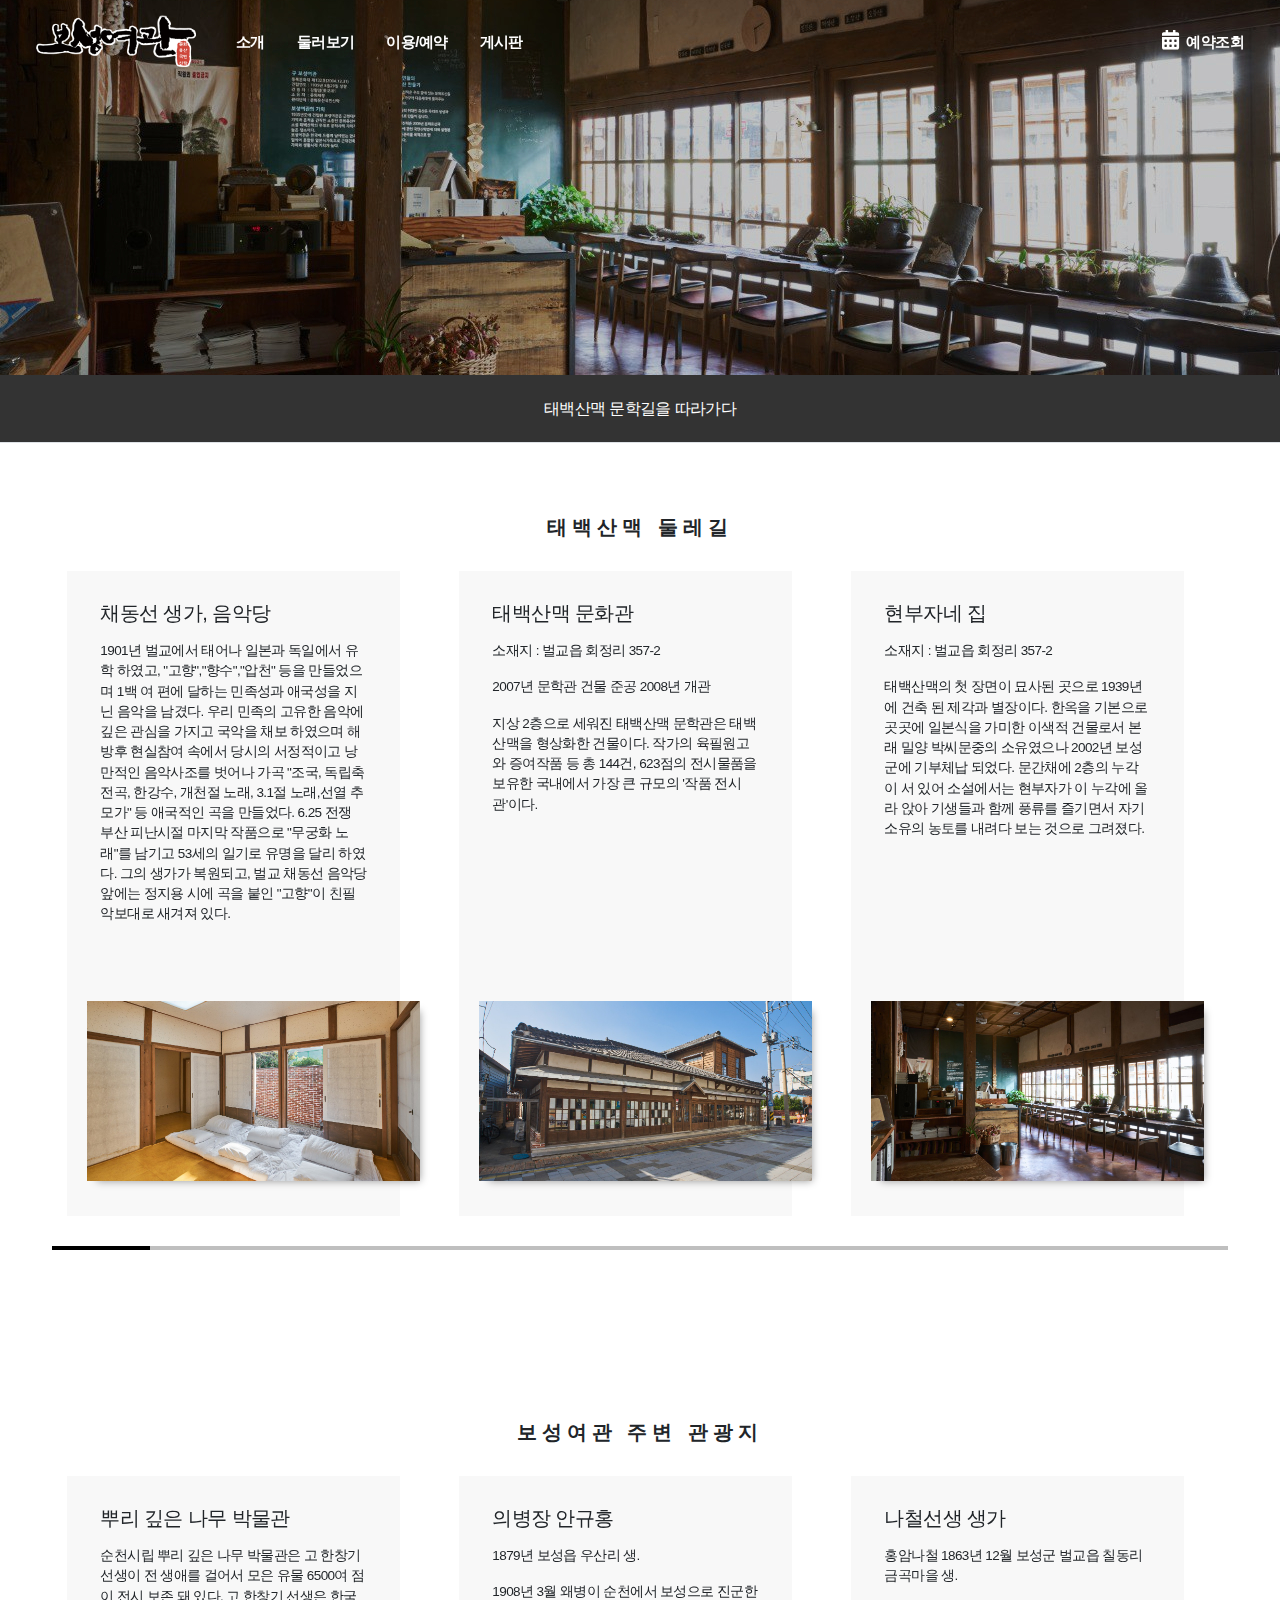
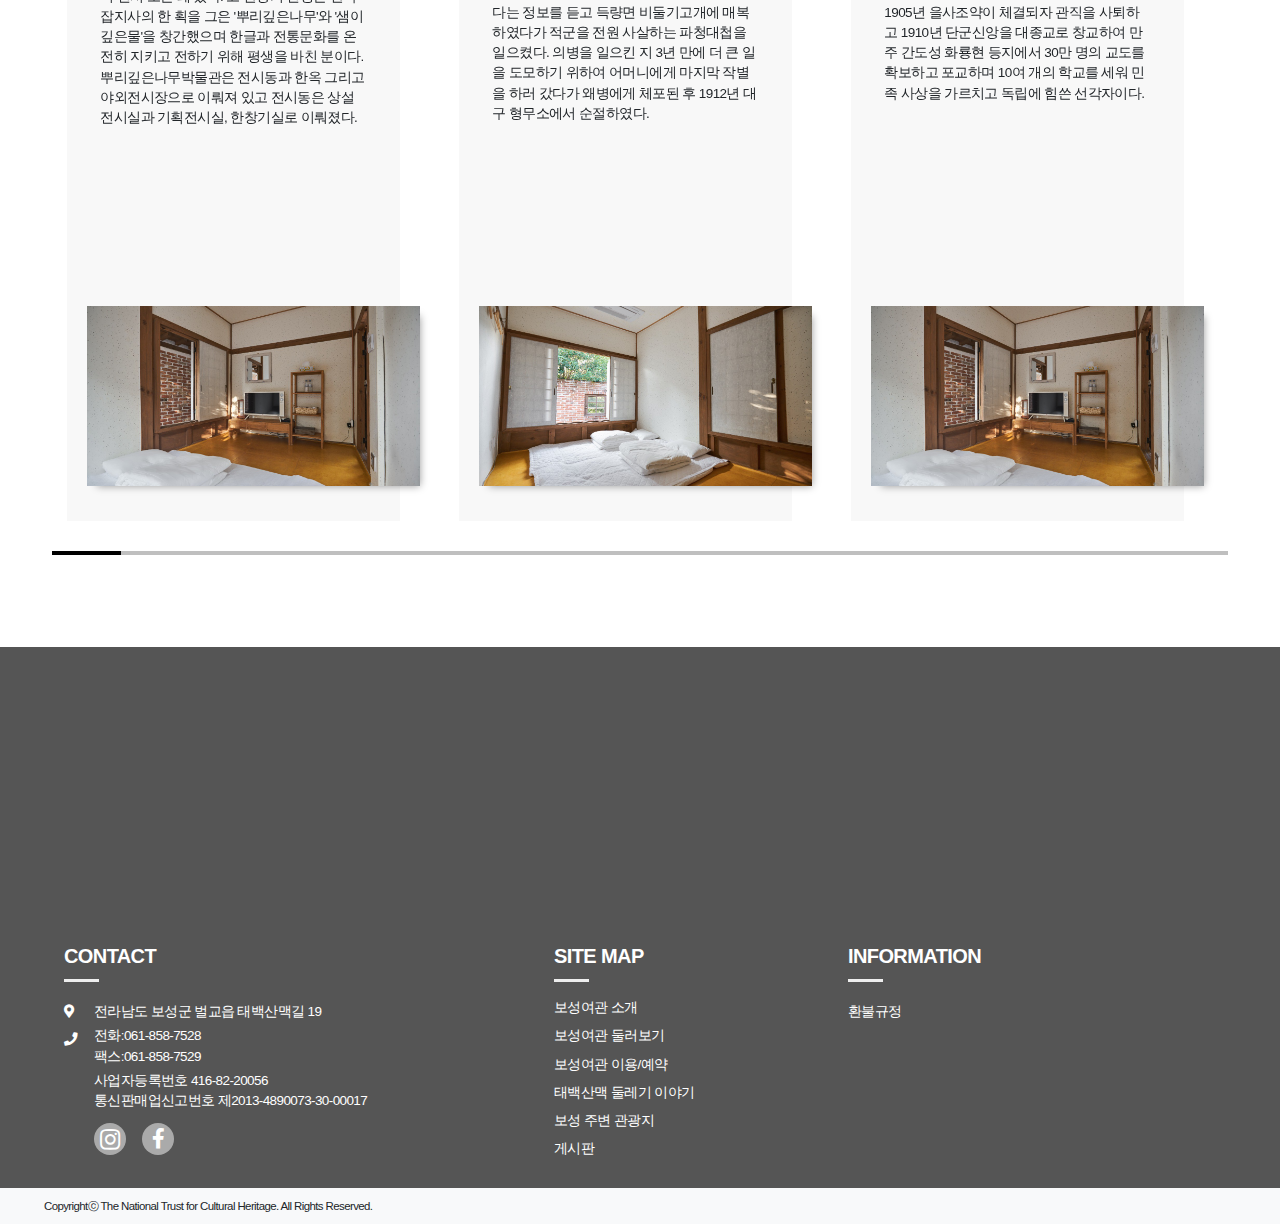
<file: story.html>
<!DOCTYPE html>
<html lang="ko">
<head>
    <meta charset="UTF-8">
    <meta http-equiv="X-UA-Compatible" content="IE=edge">
    <meta name="viewport" content="width=device-width, initial-scale=1.0">
    <title>보성여관 - 둘러보기</title>
    <script src="js/jquery-3.6.0.min.js"></script>
    <script src="bootstrap-5.2.0-dist/js/bootstrap.bundle.min.js"></script>
    <script src="https://cdn.jsdelivr.net/npm/swiper@8/swiper-bundle.min.js"></script><!-- Swiper CDN -->
    <link rel="stylesheet" href="bootstrap-5.2.0-dist/css/bootstrap.css">
    <link  rel="stylesheet" href="https://cdn.jsdelivr.net/npm/swiper@8/swiper-bundle.min.css"/><!-- Swiper CDN -->
    <link rel="stylesheet" href="https://cdnjs.cloudflare.com/ajax/libs/font-awesome/5.8.2/css/all.min.css"/> <!-- 폰트어썸 아이콘 -->
    <link rel="stylesheet" href="css/custom.css">
</head>
<body>
    <div id="wrap">
        <header>
            <!-- 모바일 -->
            <nav class="fixed-top mb-top-nav d-lg-none">
                <div class="container-fluid h-100">
                    <div class="row mx-0 align-items-center w-100 h-100">
                        <div class="col-5">
                            <a href="index.html" class="top-logo d-inline-block"><img src="img/boseong_logo.png" alt="" class="w-100 h-100"></a>
                        </div>
                    </div>
                </div>
            </nav>
            <nav class="fixed-bottom mb-btm-nav border-top d-lg-none">
                <div class="container-fluid px-0 h-100">
                    <div class="row mx-0 h-100">
                        <ul class="navbar-nav flex-row text-center">
                            <li class="nav-item d-flex flex-column justify-content-center"><a class="nav-link" href="intro.html"><span>소개</span></a></li>
                            <li class="nav-item d-flex flex-column justify-content-center"><a class="nav-link active" href="story.html"><span>둘러보기</span></a></li>
                            <li class="nav-item d-flex flex-column justify-content-center"><a class="nav-link" href="fee.html"><span>이용/예약</span></a></li>
                            <li class="nav-item d-flex flex-column justify-content-center"><a class="nav-link" href="notice.html"><span>게시판</span></a></li>
                        </ul>
                    </div>
                </div>
            </nav>

            <!-- 데스크탑 -->
            <nav class="fixed-top dt-nav d-none d-lg-block h-auto">
                <div class="container-fluid h-100 px-4">
                    <div class="row mx-auto flex-row h-100 w-100 align-items-center">
                        <a href="index.html" class="top-logo w-auto"><img src="img/boseong_logo.png" alt="" class="w-100 h-100"></a>
                        <ul class="navbar-nav flex-row w-auto flex-grow-1">
                            <li class="nav-item"><a class="nav-link px-3 position-relative" href="intro.html">소개</a></li>
                            <li class="nav-item"><a class="nav-link px-3 position-relative" href="story.html">둘러보기</a></li>
                            <li class="nav-item"><a class="nav-link px-3 position-relative" href="fee.html">이용/예약</a></li>
                            <li class="nav-item"><a class="nav-link px-3 position-relative" href="notice.html">게시판</a></li>
                            <li class="nav-item ms-auto"><a class="nav-link position-relative" href="reservation.html"> <span><i class="fas fa-calendar-alt me-1"></i></span> 예약조회</a></li>
                        </ul>
                    </div>
                </div>
            </nav>
        </header>
 
        <!-- 메인 영역 container -->
        <div id="container" class="story">
            <!-- 서브 배너 시작 -->
            <div class="sub-banner"></div>
            <div class="container-fluid px-0">
                <div class="txt-top text-white">
                    <h2 class="fs-6 mb-0 py-4 border-bottom text-center">태백산맥 문학길을 따라가다</h2>
                </div>
            </div>
            <!-- 서브 배너 끝 -->

            <!-- 콘텐츠 시작 -->
            <div class="content my-5">
                <div class="container-fluid">
                    <div class="row mx-0 inner">
                        <div class="col-12 px-0 text-center py-4">
                            <h5>태백산맥 둘레길</h5>
                        </div>
                        <div class="col-12 px-0 position-relative item1">
                            <div class="swiper">
                                <div class="swiper-wrapper">
                                    <div class="swiper-slide">
                                        <div class="txt-box position-relative">
                                            <div class="position-absolute">
                                                <h4 class="mb-3 fs-5">태백산맥 문화관</h4>
                                                <p>소재지 : 벌교읍 회정리 357-2</p>
                                                <p>2007년 문학관 건물 준공 2008년 개관</p>
                                                <p>지상 2층으로 세워진 태백산맥 문학관은 태백산맥을 형상화한 건물이다. 작가의 육필원고와 증여작품 등 총 144건, 623점의 전시물품을 보유한 국내에서 가장 큰 규모의 '작품 전시관'이다.</p>
                                            </div>
                                            <div class="img-box position-absolute">
                                                <img src="img/boseong_img_01.jpg" alt="">
                                            </div>
                                        </div>
                                    </div>
                                    <div class="swiper-slide">
                                        <div class="txt-box position-relative">
                                            <div class="position-absolute">
                                                <h4 class="mb-3 fs-5">현부자네 집</h4>
                                                <p>소재지 : 벌교읍 회정리 357-2</p>
                                                <p>태백산맥의 첫 장면이 묘사된 곳으로 1939년에 건축 된 제각과 별장이다. 한옥을 기본으로 곳곳에 일본식을 가미한 이색적 건물로서 본래 밀양 박씨문중의 소유였으나 2002년 보성군에 기부체납 되었다. 
                                                    문간채에 2층의 누각이 서 있어 소설에서는 현부자가 이 누각에 올라 앉아 기생들과 함께 풍류를 즐기면서 자기 소유의 농토를 내려다 보는 것으로 그려졌다.</p>
                                            </div>
                                            <div class="img-box position-absolute">
                                                <img src="img/boseong_img_02.jpg" alt="">
                                            </div>
                                        </div>
                                    </div>
                                    <div class="swiper-slide">
                                        <div class="txt-box position-relative">
                                            <div class="position-absolute">
                                                <h4 class="mb-3 fs-5">소화의 집</h4>
                                                <p>소재지 : 벌교읍 회정리(현부자네 집 앞)</p>
                                                <p>2007년 복원 건립. 소설 속 현부자네 전속무당인 월녀와 딸 소화가 살았던 집으로 그리면서, 소화를 통해 봉건사회의 폐해를 고발하고 있다.</p>
                                            </div>
                                            <div class="img-box position-absolute">
                                                <img src="img/boseong_img_03.jpg" alt="">
                                            </div>
                                        </div>
                                    </div>
                                    <div class="swiper-slide">
                                        <div class="txt-box position-relative">
                                            <div class="position-absolute">
                                                <h4 class="mb-3 fs-5">옛 벌교교회 : 회정리교회(현 대광어린이집)</h4>
                                                <p>소재지 : 벌교읍 회정리 624</p>
                                                <p>1935년 건립되어 벌교교회로 유지되어 오다가 1985년 이 교회 재단이 벌교읍 벌교리에 새로운 건물을 지어 이전한 후 2002년 내부를 개조하여 유치원으로 운영되고 있다. 소설 속에서 회정리 교회로 등장하여 서민영이 야학을 열었던 곳으로 묘사되며, 
                                                    소설 속에서 언급되고 있는 '벌교교회당'이라는 음각이 남아있다.</p>
                                            </div>
                                            <div class="img-box position-absolute">
                                                <img src="img/boseong_img_04.jpg" alt="">
                                            </div>
                                        </div>
                                    </div>
                                    <div class="swiper-slide">
                                        <div class="txt-box position-relative">
                                            <div class="position-absolute">
                                                <h4 class="mb-3 fs-5">부용교(소화다리)</h4>
                                                <p>소재지 : 벌교읍 회정리</p>
                                                <p>1931년(소화6년)에 건립된 시멘트 교량이다. 
                                                    누군가 친일의 뜻으로 소화(昭和)다리라고 불렸던 것이 지금까지도 소화다리로 불리고 있다. 여순사건 때 이리저리 학살당해 '소화다리 아래로 버려진 사람들의 시체가 갯물이고 갯바닥에고 질펀하게 널렸었다(조정래, 태백산맥, 제 1권 86)'는 소설속에서의 묘사와 같이 실제로 여순 사건과 한국전쟁을 거치는 과정에서 무고한 희생을 낳았던 현장이다.</p>
                                            </div>
                                            <div class="img-box position-absolute">
                                                <img src="img/boseong_img_05.jpg" alt="">
                                            </div>
                                        </div>
                                    </div>
                                    <div class="swiper-slide">
                                        <div class="txt-box position-relative">
                                            <div class="position-absolute">
                                                <h4 class="mb-3 fs-5">철다리</h4>
                                                <p>소재지 : 벌교읍 벌교리</p>
                                                <p>1930년 경전선 철도 부설되면서 건설된 교량. 철다리 아래 선착장 주변부터 부용교까지의 포구 주변에 일본인이 수탈한 물자보관창고가 있었다. 
                                                    소설 속에서는 벌교 주먹패들이 대장을 결정하는 결전 장소로 그려진 곳이다.</p>
                                            </div>
                                            <div class="img-box position-absolute">
                                                <img src="img/boseong_img_06.jpg" alt="">
                                            </div>
                                        </div>
                                    </div>
                                    <div class="swiper-slide">
                                        <div class="txt-box position-relative">
                                            <div class="position-absolute">
                                                <h4 class="mb-3 fs-5">벌교역</h4>
                                                <p>소재지 : 벌교읍 벌교리 890-1</p>
                                                <p>1930년대 철도가 개통되면서 역사가 건립되었다. 20여평의 대합실 및 사무실로 된 목조 건물이었으나 노후하여 1988년에 철거하고 한옥 형태의 새 역사가 건립되었다. 소설속 벌교역에서는 국회의원을 마중하고 전송하느라 도열, 
                                                    계엄사령관의 부임 행사 및 염상진의 목이 내걸린 일 등 여러 가지 사건들이 펼쳐진다.</p>
                                            </div>
                                            <div class="img-box position-absolute">
                                                <img src="img/boseong_img_07.jpg" alt="">
                                            </div>
                                        </div>
                                    </div>
                                    <div class="swiper-slide">
                                        <div class="txt-box position-relative">
                                            <div class="position-absolute">
                                                <h4 class="mb-3 fs-5">보성 벌교 농민상담소(구 벌교 금융조합)</h4>
                                                <p>소재지 : 벌교읍 벌교리 512-16</p>
                                                <p>등록문화재 제226호</p>
                                                <p>1919년 건립된 일제강점기 금융조합으로 전형적 일본식 관공서의 형태이다. 내부 영업대, 금고가 남아있으며 조합장 사택이 원형 보존. 현재 농민상담소로 운영되고 있다. 
                                                    소설 속 송경희의 아버지인 송기묵이 금융조합장으로 등장. 이후 유주상이 금융조합장을 차지하는 것으로 묘사되었다.</p>
                                            </div>
                                            <div class="img-box position-absolute">
                                                <img src="img/boseong_img_08.jpg" alt="">
                                            </div>
                                        </div>
                                    </div>
                                    <div class="swiper-slide">
                                        <div class="txt-box position-relative">
                                            <div class="position-absolute">
                                                <h4 class="mb-3 fs-5">홍교</h4>
                                                <p>소재지 : 벌교읍 벌교리 153</p>
                                                <p>보물 제 304호</p>
                                                <p>
                                                    원래는 바닷물과 강물이 만나는 곳에 뗏목을 이은 다리가 있어 '벌교(筏橋)'라는 지명이 생겨났고, 
                                                    지명으로 지어질 만큼 중요한 교량 역할을 하였다. 그러나 홍수 때마다 끊기는 불편을 없애기 위해 1728년(영조 4)에 
                                                    전라남도 지방의 대홍수로 이 다리가 무너져서 1729년 선암사의 초안선사(楚安禪師)가 석교를 세웠다고 전해진다. 
                                                    그 후 영조 13년(1737) 다리를 고치면서 3칸의 무지개 다리로 만들어졌다. 
                                                    횡갯다리라고도 불리는 홍교는 현재 우리나라에서 보물로 지정된 4개의 홍애교량 가운데 규모가 가장 크다고 한다. 
                                                </p>
                                            </div>
                                            <div class="img-box position-absolute">
                                                <img src="img/boseong_img_09.jpg" alt="">
                                            </div>
                                        </div>
                                    </div>
                                    <div class="swiper-slide">
                                        <div class="txt-box position-relative">
                                            <div class="position-absolute">
                                                <h4 class="mb-3 fs-5">김범우의 집(현 임봉열 가옥)</h4>
                                                <p>소재지 : 벌교읍 벌교리</p>
                                                <p>원래 지역 대지주였던 김씨 집안 소유의 집이다. 사랑채, 겹안채, 창고터, 장독대, 돌담 등 가옥 규모가 대지주의 생활을 짐작하게 한다. 
                                                    소설 속 양심적 대지주 김사용(김범우 아버지)의 집으로 등장한다. 독립군 자금과 일본인 후원을 동시에 해야만 했던 이중적인 삶을 이야기 하고 있다.</p>
                                            </div>
                                            <div class="img-box position-absolute">
                                                <img src="img/boseong_img_10.jpg" alt="">
                                            </div>
                                        </div>
                                    </div>
                                    <div class="swiper-slide">
                                        <div class="txt-box position-relative">
                                            <div class="position-absolute">
                                                <h4 class="mb-3 fs-5">중도방죽</h4>
                                                <p>일제강점기 동양척식주식회사를 등에 업은 일본인 '나카시마'가 1929년부터 시행, 1930년대 초반에 완공한 장양리 간척지 뚝길이다. 현재는 산책로를 조성해 놓아 포구를 바라보며 걷기에 좋다. 
                                                    소설 속에서 소작인들이 바다를 메우고 논을 만드는 고통을 그리고 있으며, 정현동사장이 논을 염전으로 만들려다가 농민들에게 죽임을 당한다.</p>
                                            </div>
                                            <div class="img-box position-absolute">
                                                <img src="img/boseong_img_11.jpg" alt="">
                                            </div>
                                        </div>
                                    </div>
                                    <div class="swiper-slide">
                                        <div class="txt-box position-relative">
                                            <div class="position-absolute">
                                                <h4 class="mb-3 fs-5">채동선 생가, 음악당</h4>
                                                <p>1901년 벌교에서 태어나 일본과 독일에서 유학 하였고, "고향","향수","압천" 등을 만들었으며 1백 여 편에 달하는 민족성과 애국성을 지닌 음악을 남겼다. 
                                                    우리 민족의 고유한 음악에 깊은 관심을 가지고 국악을 채보 하였으며 해방후 현실참여 속에서 당시의 서정적이고 낭만적인 음악사조를 벗어나 가곡 "조국, 독립축전곡, 한강수, 개천절 노래, 3.1절 노래,선열 추모가" 등 애국적인 곡을 만들었다. 6.25 전쟁 부산 피난시절 마지막 작품으로 "무궁화 노래"를 남기고 53세의 일기로 유명을 달리 하였다. 
                                                    그의 생가가 복원되고, 벌교 채동선 음악당 앞에는 정지용 시에 곡을 붙인 "고향"이 친필 악보대로 새겨져 있다.</p>
                                            </div>
                                            <div class="img-box position-absolute">
                                                <img src="img/boseong_img_12.jpg" alt="">
                                            </div>
                                        </div>
                                    </div>
                                </div>
                            </div>
                            <div class="swiper-pagination position-absolute"></div>
                        </div>
                        <div class="col-12 px-0 text-center py-4">
                            <h5>보성여관 주변 관광지</h5>
                        </div>
                        <div class="col-12 px-0 position-relative mb-5 item2">
                            <div class="swiper">
                                <div class="swiper-wrapper">
                                    <div class="swiper-slide">
                                        <div class="txt-box position-relative">
                                            <div class="position-absolute">
                                                <h4 class="mb-3 fs-5">의병장 안규홍</h4>
                                                <p>1879년 보성읍 우산리 생.</p>
                                                <p>1908년 3월 왜병이 순천에서 보성으로 진군한다는 정보를 듣고 득량면 비둘기고개에 매복하였다가 적군을 전원 사살하는 파청대첩을 일으켰다. 
                                                    의병을 일으킨 지 3년 만에 더 큰 일을 도모하기 위하여 어머니에게 마지막 작별을 하러 갔다가 왜병에게 체포된 후 1912년 대구 형무소에서 순절하였다.</p>
                                            </div>
                                            <div class="img-box position-absolute">
                                                <img src="img/boseong_img_13.jpg" alt="">
                                            </div>
                                        </div>
                                    </div>
                                    <div class="swiper-slide">
                                        <div class="txt-box position-relative">
                                            <div class="position-absolute">
                                                <h4 class="mb-3 fs-5">나철선생 생가</h4>
                                                <p>홍암나철 1863년 12월 보성군 벌교읍 칠동리 금곡마을 생.</p>
                                                <p>1905년 을사조약이 체결되자 관직을 사퇴하고 1910년 단군신앙을 대종교로 창교하여 만주 간도성 화룡현 등지에서 30만 명의 교도를 확보하고 포교하며 10여 개의 학교를 세워 민족 사상을 가르치고 독립에 힘쓴 선각자이다.</p>
                                            </div>
                                            <div class="img-box position-absolute">
                                                <img src="img/boseong_img_14.jpg" alt="">
                                            </div>
                                        </div>
                                    </div>
                                    <div class="swiper-slide">
                                        <div class="txt-box position-relative">
                                            <div class="position-absolute">
                                                <h4 class="mb-3 fs-5">최대성 장군 사당 충절사</h4>
                                                <p>정유재란 때 순절한 조선시대의 무신 최대성(崔大晟, 1553~1597)과 그의 아들 최언립(崔彦立), 최후립(崔厚立)의 위패를 봉안하고 있다. 1750년에 안방준(安邦俊) 등 사림들의 상소로 정충사 건립의 윤허를 얻었으나 정충문 사적비만을 순절 적지인 군두에 세웠다가, 
                                                    이후 득량면 군두에 사당을 건립하여 해마다 부자의 충절을 기리고 있다. 경내에는 사당인 충절사와 모의재, 기경관, 정려각, 정충문 등이 설치되어 있다.</p>
                                            </div>
                                            <div class="img-box position-absolute">
                                                <img src="img/boseong_img_15.jpg" alt="">
                                            </div>
                                        </div>
                                    </div>
                                    <div class="swiper-slide">
                                        <div class="txt-box position-relative">
                                            <div class="position-absolute">
                                                <h4 class="mb-3 fs-5">서재필 기념공원</h4>
                                                <p>1864년(고종 원년) 11월 28일에 보성군 문덕면 용암리 가내마을 생.</p>
                                                <p>1884년 갑신정변을 일으켜 왕을 호위하고 신정부를 수립, 개혁정치를 단행하려다가 실패하여 일본으로 망명했다 1894년 갑오경장 때 귀국하여 독립협회를 창립하고 우리나라 최초의 민간신문인 국문판 <독립 신문>을 창간하고, 
                                                    독립문을 건립하는 등 독립과 자주근대화를 위해 힘쓴 독립운동가이다.</p>
                                            </div>
                                            <div class="img-box position-absolute">
                                                <img src="img/boseong_img_16.jpg" alt="">
                                            </div>
                                        </div>
                                    </div>
                                    <div class="swiper-slide">
                                        <div class="txt-box position-relative">
                                            <div class="position-absolute">
                                                <h4 class="mb-3 fs-5">김구 선생 은거지</h4>
                                                <p>
                                                    1898년 5월경이다. 김두호라는 청년이 보성군 득량면 쇠실 마을에서 45일여를 기거했는데, 
                                                    이 분이 바로 온 겨레가 민족의 지도자로 숭앙하는 백범 선생이다. 
                                                    백범은 일제의 명성황후 시해를 응징코자 일본군장교를 살해하고 옥고를 치르던 중 1898년 3월 7일 인천감옥에서 탈옥한 뒤 이 곳 쇠실 마을을 찾아 든 것이다. 
                                                    해방 후 상해에서 귀국한 김구 선생은 48년만인 1946년 9월, 백범은 민족의 지도자로 쇠실 마을을 다시 찾았다. 백범은 쇠실 마을을 다시 찾은 소감을 '감격에 넘치었다'고 그의 '백범일지'에 썼다.
                                                </p>
                                            </div>
                                            <div class="img-box position-absolute">
                                                <img src="img/boseong_img_17.jpg" alt="">
                                            </div>
                                        </div>
                                    </div>
                                    <div class="swiper-slide">
                                        <div class="txt-box position-relative">
                                            <div class="position-absolute">
                                                <h4 class="mb-3 fs-5">취송정</h4>
                                                <p>
                                                    1987년 1월 15일 전라남도문화재자료 제136호로 지정되었다. 순천박씨의 집성촌인 고읍리 마을 안쪽에 있는 별당형 정자 건축물이다. 1988년 기와 보수 공사 때 발견된 상량문에 의하면, 이 고을에 처음 입향한 박성민(朴聖民)의 5대손 박기진(朴琦鎭)이 1787년에 지었다. 정자 1채와 행랑채로 구분되며, 전체면적은 3,838㎡이다. 정자는 정면 3칸, 측면 3칸 구조의 기와를 엊은 팔작지붕 누각 건물이다. 막돌 허튼층쌓기의 기단 위에 덤벙 주춧돌을 놓고 기둥을 세웠다. 기둥 위에는 주두(柱頭)와 장혀, 도리(道理)를 결구하였다. 
                                                    누하주(樓下柱)는 계단 3개 정도의 높이이다. 행랑채는 대문을 중심으로 양쪽에 방 1칸, 곳간 1칸으로 되어 있다. 정자 방 앞쪽에 조그만 연못을 조성했다.
                                                </p>
                                            </div>
                                            <div class="img-box position-absolute">
                                                <img src="img/boseong_img_06.jpg" alt="">
                                            </div>
                                        </div>
                                    </div>
                                    <div class="swiper-slide">
                                        <div class="txt-box position-relative">
                                            <div class="position-absolute">
                                                <h4 class="mb-3 fs-5">부용산 노래비</h4>
                                                <p>
                                                    박기동 시 안성현 작곡의 '부용산' 노래는 슬픈 곡조의 애닯은 노래이다. <br><br>
1절(1948년 작시) 부용산 오리 길에 / 잔디만 푸르러 푸르러 / 솔밭 사이사이로 / 회오리바람 타고 / 간다는 말 한마디 없이 / 너는 가고 말았구나 / 피어나지 못한 채 / 병든 장미는 시들어지고 / 부용산 봉우리에 / 하늘만 푸르러 푸르러
<br><br>
2절 (2001년 작시) 그리움 강이 되어 / 내 가슴 맴돌아 흐르고 / 재를 넘는 석양은 / 저만치 홀로 섰네 / 백합일시 그 향기롭던 / 너의 꿈은 간데없고 / 돌아서지 못한 채 / 나 외로이 예 서 있으니 / 부용산 저 멀리엔 / 하늘만 푸르러 푸르러
                                                </p>
                                            </div>
                                            <div class="img-box position-absolute">
                                                <img src="img/boseong_img_07.jpg" alt="">
                                            </div>
                                        </div>
                                    </div>
                                    <div class="swiper-slide">
                                        <div class="txt-box position-relative">
                                            <div class="position-absolute">
                                                <h4 class="mb-3 fs-5">벌교 꼬막시장</h4>
                                                <p>상시 열리는 벌교시장에서 짭쪼름한 꼬막을 구입 할 수 있다.</p>
                                            </div>
                                            <div class="img-box position-absolute">
                                                <img src="img/boseong_img_08.jpg" alt="">
                                            </div>
                                        </div>
                                    </div>
                                    <div class="swiper-slide">
                                        <div class="txt-box position-relative">
                                            <div class="position-absolute">
                                                <h4 class="mb-3 fs-5">미력옹기</h4>
                                                <p>미력옹기 대표이자 전수교육보조자인 이학수씨는 중요무형문화재 96호 옹기장 보유자였던 선친 이옥동 선생님(1994년 작고)의 대를 이어 9대째 옛 모양 옛 방식 그대로 살아 숨쉬는 전통옹기를 만들고 있다.</p>
                                                <p>위치 : 전남 보성군 미력면</p>
                                            </div>
                                            <div class="img-box position-absolute">
                                                <img src="img/boseong_img_09.jpg" alt="">
                                            </div>
                                        </div>
                                    </div>
                                    <div class="swiper-slide">
                                        <div class="txt-box position-relative">
                                            <div class="position-absolute">
                                                <h4 class="mb-3 fs-5">징광옹기</h4>
                                                <p>보성 벌교읍 징광리 금화산 아래 자리한 '징광옹기' 옛 절터였던 이 깊은 골짜기에 옹기막을 세우고 가마에 불을 붙여 그릇을 처음 구운 이는 고(故) 한상훈(1939~1998) 선생이었다. 
                                                    그이는 《뿌리 깊은 나무》《샘이 깊은 물》을 만들었던 당신의 형님 고 한창기(1936~1997) 선생과 더불어 우리 전통문화의 소중함을 깨닫고, 이곳에서 옹기를 굽고 차(茶)를 만드는 등 '우리 것'을 지키고자 했다.</p>
                                            </div>
                                            <div class="img-box position-absolute">
                                                <img src="img/boseong_img_10.jpg" alt="">
                                            </div>
                                        </div>
                                    </div>
                                    <div class="swiper-slide">
                                        <div class="txt-box position-relative">
                                            <div class="position-absolute">
                                                <h4 class="mb-3 fs-5">징광녹차</h4>
                                                <p>
                                                    전남 보성군 벌교읍 징광리에 가면 무려 22만평에 이르는 야생차밭인 '징광다원'이 있다. 
                                                    20여년 전에 재래종 차씨앗을 심어 지금까지 비료나 퇴비를 일절 쓰지 않았기 때문에 한국 대규모 다원으로서는 유일하게 '야생차'라는 말을 쓸 수 있는 곳이라고 한다. 
                                                    징광다원에서 나는 '징광잎차'는 회원예약제로만 차를 생산해 재고를 남기지 않는 원칙으로 철저하게 품질관리를 하고 있다.
                                                </p>
                                            </div>
                                            <div class="img-box position-absolute">
                                                <img src="img/boseong_img_11.jpg" alt="">
                                            </div>
                                        </div>
                                    </div>
                                    <div class="swiper-slide">
                                        <div class="txt-box position-relative">
                                            <div class="position-absolute">
                                                <h4 class="mb-3 fs-5">금둔사</h4>
                                                <p>
                                                    소재지 : 순천시 낙안면 상송리 상송마을 뒤 <br>
                                                    관리처 : 순천시 관광 <br>
                                                    연락처 : 061)744-8111
                                                </p>
                                                <p>해발 679m의 금전산 서쪽에 위치한 금둔사는 신동국여지승람(新東國與地勝覽) 낙안조(樂安條)의 기록과 보물 제946호인 금둔사지석불비상과 제 945호인 금둔사지 삼층석탑으로 보아 금둔사가 있었음을 알수 있다. 
                                                    1979년 완전 도굴되어 흩어져 있는 삼층석탑을 복원하고 1984년부터 지허 선사가 대웅전과 일주문 선원, 약사전, 요사채, 홍교등을 복원 중창중에 있음.</p>
                                            </div>
                                            <div class="img-box position-absolute">
                                                <img src="img/boseong_img_15.jpg" alt="">
                                            </div>
                                        </div>
                                    </div>
                                    <div class="swiper-slide">
                                        <div class="txt-box position-relative">
                                            <div class="position-absolute">
                                                <h4 class="mb-3 fs-5">낙안읍성</h4>
                                                <p>
                                                    순천 낙안읍성은 조선시대 대표적인 지방계획도시로 대한민국 3대 읍성 중 하나로 사적 제302호로 지정되어 있으며 연간 120만명의 관광객이 방문하는 주요 관광지로 현재 세계문화유산 잠정목록 등재 및 CNN 선정 대한민국 대표 관광지 16위로 선정되었다.
                                                </p>
                                            </div>
                                            <div class="img-box position-absolute">
                                                <img src="img/boseong_img_16.jpg" alt="">
                                            </div>
                                        </div>
                                    </div>
                                    <div class="swiper-slide">
                                        <div class="txt-box position-relative">
                                            <div class="position-absolute">
                                                <h4 class="mb-3 fs-5">나로우주센터</h4>
                                                <p>나로우주센터는 한국최초 우주발사체 '나로호' 발사를 시작으로 21세기 우주기술선진국 진입이란 국가목표달성과 함께 미래우주시대를 개척하기 위한 우주개발의 전초기지이다.</p>
                                            </div>
                                            <div class="img-box position-absolute">
                                                <img src="img/boseong_img_17.jpg" alt="">
                                            </div>
                                        </div>
                                    </div>
                                    <div class="swiper-slide">
                                        <div class="txt-box position-relative">
                                            <div class="position-absolute">
                                                <h4 class="mb-3 fs-5">순천만 국제정원박람회(한시적)</h4>
                                                <p>2013년 4월부터 10월까지 6개월 동안 생태계의 보고 순천만 일원에서 펼쳐지는 국제정원박람회는 국제기구의 공인을 받아 다양한 형태의 생태공원이 조성이 되어 있습니다.</p>
                                            </div>
                                            <div class="img-box position-absolute">
                                                <img src="img/boseong_img_12.jpg" alt="">
                                            </div>
                                        </div>
                                    </div>
                                    <div class="swiper-slide">
                                        <div class="txt-box position-relative">
                                            <div class="position-absolute">
                                                <h4 class="mb-3 fs-5">순천만</h4>
                                                <p>가장 자연적인 생태계와 국제적 희귀조류의 월동지로 각광받고 있는 아름다운 순천만의 S자형 수로는 우리나라 사진작가들이 선정한 10대 낙조 중 하나이기도 합니다. 그리고 2000년 7월에 남해안 관광벨트 개발계획 사업으로 자연생태공원을 조성하여 2004년 11월부터 운영하고 있습니다.</p>
                                            </div>
                                            <div class="img-box position-absolute">
                                                <img src="img/boseong_img_13.jpg" alt="">
                                            </div>
                                        </div>
                                    </div>
                                    <div class="swiper-slide">
                                        <div class="txt-box position-relative">
                                            <div class="position-absolute">
                                                <h4 class="mb-3 fs-5">뿌리 깊은 나무 박물관</h4>
                                                <p>순천시립 뿌리 깊은 나무 박물관은 고 한창기 선생이 전 생애를 걸어서 모은 유물 6500여 점이 전시 보존 돼 있다. 고 한창기 선생은 한국 잡지사의 한 획을 그은 '뿌리깊은나무'와 '샘이깊은물'을 창간했으며 한글과 전통문화를 온전히 지키고 전하기 위해 평생을 바친 분이다. 뿌리깊은나무박물관은 전시동과 한옥 그리고 야외전시장으로 이뤄져 있고 전시동은 상설전시실과 기획전시실, 한창기실로 이뤄졌다.</p>
                                            </div>
                                            <div class="img-box position-absolute">
                                                <img src="img/boseong_img_14.jpg" alt="">
                                            </div>
                                        </div>
                                    </div>
                                </div>
                            </div>
                            <div class="swiper-pagination position-absolute"></div>
                        </div>
                    </div>
                </div>
            </div>
            <script>
            var swiper = new Swiper(".item1 .swiper", {
                loop: true,
                centeredSlides: true,
                pagination: {
                    el: ".item1 .swiper-pagination",
                    type: "progressbar",
                },
                breakpoints: {
                    768: {
                        slidesPerView: 2,
                        spaceBetween: 30,
                    },
                    992: {
                        slidesPerView: 3
                    }
                }
            });

            var swiper2 = new Swiper(".item2 .swiper", {
                loop: true,
                centeredSlides: true,
                pagination: {
                    el: ".item2 .swiper-pagination",
                    type: "progressbar",
                },
                breakpoints: {
                    768: {
                        slidesPerView: 2,
                        spaceBetween: 30,
                    },
                    992: {
                        slidesPerView: 3
                    }
                }
            });
            </script>
            <!-- 콘텐츠 끝 -->
        </div>
        <!-- 메인 영역 container 끝 -->
        <!-- 푸터 영역 -->
        <footer>
            <div class="map w-100">
                <iframe src="https://www.google.com/maps/embed?pb=!1m14!1m8!1m3!1d13097.963875225554!2d127.3433333!3d34.8438889!3m2!1i1024!2i768!4f13.1!3m3!1m2!1s0x0%3A0xc252da766c858ea1!2z67O07ISx7Jes6rSA!5e0!3m2!1sko!2skr!4v1663663542723!5m2!1sko!2skr" width="100%" height="100%" style="border:0;" allowfullscreen="" loading="lazy" referrerpolicy="no-referrer-when-downgrade"></iframe>
            </div>
            <div class="container-fluid py-4">
                <div class="row mx-0">
                    <div class="footer-md-left col-12 col-md-5 px-0">
                        <div class="row mx-0">
                            <p class="footer-title d-none d-md-block fs-5 fw-bold text-white">CONTACT</p>
                            <div class="col-12 text-white d-flex align-items-center">
                                <div class="footer-icon py-1">
                                    <i class="fas fa-map-marker-alt"></i>
                                </div>
                                <p class="mb-0">전라남도 보성군 벌교읍 태백산맥길 19</p>
                            </div>
                            <div class="col-12 text-white d-flex">
                                <div class="footer-icon py-1 d-inline">
                                    <i class="fas fa-phone"></i>
                                </div>
                                <div class="d-inline">
                                    <p class="mb-0">전화:061-858-7528</p>
                                    <p class="mb-0">팩스:061-858-7529</p>
                                </div>
                            </div>
                            <div class="col-12 text-white py-1" style="padding-left: 42px;">
                                <p class="mb-0">사업자등록번호 416-82-20056</p>
                                <p class="mb-0">통신판매업신고번호 제2013-4890073-30-00017</p>
                            </div>
                            <div class="col-12 d-none d-md-flex flex-row mt-2 footer-icon-wrap" style="padding-left: 42px;">
                                <span class="d-flex justify-content-center align-items-center rounded-circle me-3"><i class="fab fa-instagram text-white"></i></span>
                                <span class="d-flex justify-content-center align-items-center rounded-circle"><i class="fab fa-facebook-f text-white"></i></span>
                            </div>
                        </div>
                    </div>
                    <div class="col-md-3 d-none d-md-block pe-0">
                        <p class="footer-title fs-5 fw-bold text-white">SITE MAP</p>
                        <a href="#" class="d-block text-white text-decoration-none pb-1">보성여관 소개</a>
                        <a href="#" class="d-block text-white text-decoration-none py-1">보성여관 둘러보기</a>
                        <a href="#" class="d-block text-white text-decoration-none py-1">보성여관 이용/예약</a>
                        <a href="#" class="d-block text-white text-decoration-none py-1">태백산맥 둘레기 이야기</a>
                        <a href="#" class="d-block text-white text-decoration-none py-1">보성 주변 관광지</a>
                        <a href="#" class="d-block text-white text-decoration-none py-1">게시판</a>
                    </div>
                    <div class="col-md-4 d-none d-md-block position-relative">
                        <p class="footer-title fs-5 fw-bold text-white">INFORMATION</p>
                        <a href="#" class="d-block text-white text-decoration-none py-1">환불규정</a>
                    </div>

                </div>
            </div>

            <div class="w-100 bg-light ps-2 py-1 py-md-2">
                <div class="w-100 mx-auto" style="max-width: 1200px;">
                    <small>Copyrightⓒ The National Trust for Cultural Heritage. All Rights Reserved.</small>
                </div>
            </div>
            <div class="w-100 bg-white bottom-logo text-center py-2 d-md-none">
                <img src="img/boseong_logo.png" class="me-4">
                <img src="img/logo_b.png">
            </div>
        </footer>
    </div>
    <!-- wrap 끝 -->
    <script type="text/javascript">
        $(window).scroll(function(){
            var scroll = $(window).scrollTop();
            if (scroll > 1) {
                $('#wrap').addClass('scroll');
                $('.mb-top-nav').addClass('scroll');
                $('.dt-nav').addClass('scroll');
            }
            else if (scroll == 0) {
                $('#wrap').removeClass('scroll');
                $('.mb-top-nav').removeClass('scroll');
                $('.dt-nav').removeClass('scroll');
            }
        });

    </script>
</body>
</html>
</file>
<file: css/custom.css>
@charset "utf-8";
@import url('https://fonts.googleapis.com/css2?family=Noto+Sans+KR:wght@100;300;400;500;700;900&display=swap');
@import url('https://spoqa.github.io/spoqa-han-sans/css/SpoqaHanSansNeo.css');

/***** 전체 커스텀 *****/
* {
    font-family: 'Spoqa Han Sans Neo', 'Spoqa Han Sans JP', sans-serif;
}
html,body {
    width: 100%;
    height: 100%;
}
#wrap {
    width: 100%;
    height: auto;
    margin: 0 auto;
    overflow: hidden;
    font-size: 15px;
    letter-spacing: -0.6px;
}
/* 부트스트랩 버튼 클릭 테두리 없애기 */
button:active, button:focus {
    outline:none !important;
    box-shadow:none !important;
}
input:active, input:focus {
    outline:none !important;
    box-shadow:none !important;
}
/***** 모바일 메뉴 커스텀 *****/
header {
    width: 100%;
}
.mb-top-nav {
    width: 100%;
    height: 4.5em;
}
.mb-top-nav.scroll {
    background-color: #fff;
}
.mb-top-nav .top-logo {
    height: 2.2em;
}
.mb-top-nav .top-logo img {
    object-fit: contain;
}
.mb-btm-nav {
    width: 100%;
    height: 5em;
    background-color: #f5f5f5;
    font-weight: 600;
}
.mb-btm-nav ul li {
    width: 25%;
    font-size: 0.85em;
}
.mb-btm-nav ul li span::before {
    content: '';
    display: block;
    margin: 0 auto 5px auto;
    width: 25px;
    height: 28px;
}
.mb-btm-nav ul li:nth-child(1) span::before {
    background: url(../img/ic-menu.png) no-repeat 50% -59px;
    background-size: 25px 240px;
}
.mb-btm-nav ul li:nth-child(1) a.active span::before {
    background: url(../img/ic-menu.png) no-repeat 50% -90px;
    background-size: 25px 240px;
}
.mb-btm-nav ul li:nth-child(2) span::before {
    background: url(../img/ic-menu.png) no-repeat 50% 3px;
    background-size: 25px 240px;
}
.mb-btm-nav ul li:nth-child(2) a.active span::before {
    background: url(../img/ic-menu.png) no-repeat 50% -28px;
    background-size: 25px 240px;
}
.mb-btm-nav ul li:nth-child(3) span::before {
    background: url(../img/ic-menu.png) no-repeat 50% -120px;
    background-size: 25px 240px;
}
.mb-btm-nav ul li:nth-child(3) a.active span::before {
    background: url(../img/ic-menu.png) no-repeat 50% -150px;
    background-size: 25px 240px;
}
.mb-btm-nav ul li:nth-child(4) span::before {
    background: url(../img/ic-menu.png) no-repeat 50% -182px;
    background-size: 25px 240px;
}
.mb-btm-nav ul li:nth-child(4) a.active span::before {
    background: url(../img/ic-menu.png) no-repeat 50% -214px;
    background-size: 25px 240px;
}
/* 푸터 영역 */
footer {
    width: 100%;
    height: auto;
    background-color: #555;
    margin-bottom: 5em;
    font-size: 0.9em;
}
footer .map {
    height: 16em;
}
footer > div:nth-child(2) {
    max-width: 1200px;
}
.footer-icon-wrap span {
    cursor: pointer;
}
footer .footer-icon {
    width: 30px;
}
footer small {
    font-size: 0.85em;
}
.bottom-logo img:first-child {
    height: 35px;
}
.bottom-logo img:last-child {
    height: 25px;
}
.footer-icon-wrap span {
    width: 32px;
    height: 32px;
    background-color: rgba(255,255,255,0.5);
    font-size: 1.5em;
}
.footer-icon-wrap span:first-child i {
    font-size: 1.15em;
}
footer .bottom-logo {
    margin-bottom: 74px;
}
@media (min-width: 768px) {
    /* 푸터 영역 */
    footer .map {
        height: 20em;
    }
    .footer-title::after {
        display: block;
        width: 35px;
        height: 3q;
        background-color: #eee;
        content: "";
        margin-top: 8px;
    }
    .footer-right-img {
        right: 20px;
    }
    .footer-right-img img:first-child {
        height: 40px;
    }
    .footer-right-img img:nth-child(2){
        height: 20px;
    }
}
@media (min-width: 992px) {
    .dt-nav {
        width: 100%;
        height: 5em;
    }
    .dt-nav.scroll {
        background-color: #fff;
        border-bottom: 1px solid #ddd;
    }
    .dt-nav.scroll > div {
        padding: 0;
    }
    .dt-nav a:not(.top-logo) {
        color: #fff;
        font-weight: 600;
        padding: 0;
    }
    .dt-nav.scroll a {
        color: #000;
    }
    .dt-nav > div > div {
        max-width: 2000px;
    }
    .dt-nav .top-logo {
        height: 3.5em;
        margin: 15px 12px 15px 0;
        transition: all 0.5s;
    }
    .dt-nav.scroll .top-logo {
        height: 3em;
        margin: 0 12px 0 0;
    }
    .dt-nav .top-logo img {
        object-fit: contain;
    }
    .dt-nav ul {
        line-height: 4.5em;
    }
    .dt-nav ul > li:last-child i {
        font-size: 1.3em;
    }
    .dt-nav ul > li a::after {
        content: '';
        display: inline-block;
        position: absolute;
        bottom: 0;
        width: 0;
        height: 2px;
        background-color: #ddd;
        left: 50%;
        transform: translateX(-50%);
        transition: width 0.4s;
    }
    .dt-nav.scroll ul > li a::after {
        content: '';
        display: inline-block;
        position: absolute;
        bottom: -1px;
        width: 0;
        height: 2px;
        background-color: #555;
        left: 50%;
        transform: translateX(-50%);
        transition: width 0.4s;
    }
    .dt-nav ul > li a:hover::after {
        width: 90%;
    }
    /* 푸터 영역 */
    footer {
        margin-bottom: 0;
    }
    footer .inner ul {
        font-size: 1em;
    }
    footer .top {
        height: 220px
    }
    footer .mid .inner p:first-child {
        font-size: 1.1em;
    }
}
/************ 메인 배너 영역 ***********/
.main-banner-wrap {
    width: 100%;
    height: 100vh;
}
.main-banner-wrap .banner-inner .main-swiper {
    width: 100%;
    height: 100vh;
}
.main-banner-wrap .banner-inner .main-swiper .swiper-slide {
    position: relative;
}
.main-banner-wrap .banner-inner .main-swiper .slide1 {
    background: url(../img/main_banner_01.jpg) center no-repeat;
    background-size: cover;
}
.main-banner-wrap .banner-inner .main-swiper .slide2 {
    background: url(../img/main_banner_02.jpg) center no-repeat;
    background-size: cover;
}
.main-banner-wrap .banner-inner .main-swiper .slide3 {
    background: url(../img/main_banner_03.jpg) center no-repeat;
    background-size: cover;
}
.main-banner-wrap .banner-inner .main-swiper .slide4 {
    background: url(../img/main_banner_04.jpg) center no-repeat;
    background-size: cover;
}
.main-banner-wrap .banner-inner .main-swiper .slide5 {
    background: url(../img/main_banner_05.jpg) center no-repeat;
    background-size: cover;
}
.txt-wrap {
    position: absolute;
    top: 50%;
    transform: translateY(-50%);
    left: 0;
    color: #fff;
    text-shadow: 2px 2px 3px #222;
}
.swiper-button-next::after,
.swiper-button-prev::after {
    display: none;
}
@media (min-width: 992px) {
    .main-banner-wrap strong {
        font-size: 2em !important;
    }
    .main-banner-wrap p {
        font-size: 1.2em;
    }
    .txt-wrap {
        top: inherit;
        bottom: 0;
        left: 30px;
    }
    .swiper-pagination-bullets.swiper-pagination-horizontal {
        bottom: 15px;
    }
    .main-banner-wrap .swiper .swiper-pagination-bullet {
        width: 12px;
        height: 12px;
        opacity: 0.6;
    }
    .main-banner-wrap .swiper-pagination-bullet-active {
        opacity: 1 !important;
        background: #000 !important;
    }
    .main-banner-wrap .main-swiper .swiper-button-prev, 
    .main-banner-wrap .main-swiper .swiper-button-next {
        display: none;
    }
    .main-banner-wrap .main-swiper:hover .swiper-button-prev, 
    .main-banner-wrap .main-swiper:hover .swiper-button-next {
        display: block;
    }
    .main-banner-wrap .main-swiper .swiper-button-prev {
        width: 20px !important;
        height: 20px !important;
        border-top: 2px solid #fff;
        border-left: 2px solid #fff;
        transform: rotate(-45deg);
        left: 20px !important;
    }
    .main-banner-wrap .main-swiper .swiper-button-next {
        width: 20px !important;
        height: 20px !important;
        border-top: 2px solid #fff;
        border-right: 2px solid #fff;
        transform: rotate(45deg);
        right: 20px !important;
    }
}
/************ 플로팅 버튼 영역 ***********/
.float-btn {
    width: 200px;
    height: auto;
    position: fixed;
    right: 15px;
    bottom: 10em;
    z-index: 999;
    display: none;
}
.float-btn .btn-box {
    width: 100%;
    height: auto;
    position: relative;
}
.float-btn .btn-box i {
    font-size: 1.3em;
}
.float-btn .btn-box a span {
    margin-right: 18px;
}
.float-btn .btn-box i::after {
    content: '';
    display: inline-block;
    width: 40px;
    height: 40px;
    border-radius: 50%;
    background-color: #222;
    position: absolute;
    left: 50%;
    top: 50%;
    transform: translate(-50%, -50%);
    z-index: -1;
}
.float-btn > div a {
    color: #000;
    font-size: 0.9em;
}
.float-btn > div a i {
    color: #fff;
}
.float-btn-plus {
    width: 40px;
    height: 40px;
    position: fixed;
    right: 25px;
    bottom: 6em;
    z-index: 999;
}
.float-btn-plus a {
    background-color: #666;
    box-shadow: 2px 2px 1px rgba(0, 0, 0, 0.4);
}
.float-btn-plus a span {
    position: absolute;
    width: 18px;
    height: 2px;
    background-color: #fff;
    top: 50%;
    left: 50%;
    transform: translate(-50%);
}
.float-btn-plus a span:nth-child(2) {
    transform: rotate(90deg);
    left: 28%;
}
@media (min-width: 992px) {
    .float-btn {
        right: 50px;
        bottom: 7em;
    }
    .float-btn-plus {
        right: 60px;
        bottom: 50px;
    }
}
/************ 예약 영역 ***********/
.reserve {
    width: 100%;
    height: auto;
}
.reserve button {
    font-weight: 500;
}
.reserve button span {
    width: 10px;
    height: 10px;
    border-right: 2px solid #000;
    border-bottom: 2px solid #000;
    transform: rotate(45deg);
}
.reserve .modal-content {
    border: none;
}
.reserve .modal-footer {
    justify-content: center;
}
/* .daterangepicker */
.modal-body .daterangepicker::before {
    display: none;
}
.modal-body .daterangepicker.show-calendar .calendar {
    display: flex !important;
}
.modal-body .daterangepicker {
    position: relative;
    width: 100%;
    background-color: transparent;
    border-radius: none;
    border: none;
    display: flex;
    justify-content: center;
    align-items: center;
    top: 0;
    left: 50%;
    transform: translateX(-50%);
    margin-top: 0 !important;
}
.modal-body .daterangepicker_input {
    display: none;
}
.modal-body .title-year {
    display: none;
}
.modal-body .calendar {
    width: 98% !important;
    justify-content: center;
    flex-grow: 1;
}
.modal-body .calendar input {
    display: none;
}
.modal-body .daterangepicker .calendar-table {
    width: 100%;
    height: 100%;
    border: none !important;
    background-color: transparent;
}
.modal-body .calendar-table th, 
.modal-body .calendar-table td {
    padding: 6px;
    padding-left: 4px;
    padding-right: 4px;
}
.modal-body .calendar-table .table-condensed th,
.modal-body .calendar-table .table-condensed td {
    font-size: 0.95em !important;
    font-weight: normal !important;
}
.modal-body .calendar-table thead .month {
    font-size: 1.15em !important;
    font-weight: 700 !important;
}
.modal-body .calendar.right {
    width: 0 !important;
    visibility: hidden;
}
.modal-body .calendar.left .next {
    position: absolute;
    right: 0;
}
.modal-body .calendar.left .month {
    transform: translateX(-20%);
}
.modal-body .daterangepicker td.active,
.modal-body .daterangepicker td.in-range {
    background-color: #000;
    color: #fff;
}
.modal-body .start-date {
    border-radius: 20px 0 0 20px !important;
}
.modal-body .end-date {
    border-radius: 0 20px 20px 0 !important;
}
.modal-body .daterangepicker .calendar-table td.disabled {
    border-radius: 0 !important;
    background-color: #eee !important;
}
@media (min-width:768px) {
    .reserve button {
        padding: 15px;
    }
    .modal-dialog {
        max-width: 1000px;
    }
    /* .daterangepicker */
    .modal-body .calendar.right {
        width: 48% !important;
        visibility: visible;
    }
    .modal-body .calendar.left .month {
        transform: translateX(0%);
    }
    .modal-body .daterangepicker .calendar-table {
        width: 80%;
        height: 100%;
        border: none !important;
        background-color: transparent;
    }
    .modal-body .calendar {
        width: 48% !important;
        justify-content: center;
    }
    .modal-body .calendar-table thead .month {
        text-align: start;
        padding-bottom: 25px;
    }
    .modal-body .calendar.left .month {
        padding-left: 0;
    }
    .modal-body .calendar.right .month {
        padding-left: 2.9em;
    }
    .modal-body .calendar-table th, .calendar-table td {
        padding-left: 13px;
        padding-right: 13px;
    }
    .modal-body .calendar-table th.next,
    .modal-body .calendar-table th.prev {
        position: absolute;
        top: 50%;
    }
    .modal-body .calendar-table th.next:hover,
    .modal-body .calendar-table th.prev:hover {
        background-color: none !important;
    }
    .modal-body .calendar-table th.next {
        right: 0px;
    }
    .modal-body .calendar-table th.prev {
        left: -5px;
    }
}
@media (min-width: 992px) {
    .btn-wrap {
        width: 90%;
        margin: 0 auto;
        border-bottom: 2px solid #ddd;
    }
    /* .daterangepicker */
    .modal-body .calendar {
        width: 48% !important;
        justify-content: center;
    }
    .modal-body .calendar-table th, .calendar-table td {
        padding-left: 17px;
        padding-right: 17px;
    }
    .modal-body .calendar.right .month {
        padding-left: 3.5em;
    }
}
/************ 룸 소개 영역 ***********/
.room {
    width: 100%;
    margin: 0 auto;
}
.room::before {
    content: '';
    width: 100%;
    height: 20em;
    position: absolute;
    left: 0;
    background-color: #f5f5f5;
    border-top: 1px solid #ddd;
    z-index: -1;
}
.room .inner {
    width: 100%;
    height: 25em;
}
.room .inner h3::after {
    content: '';
    display: block;
    position: absolute;
    width: 40px;
    height: 2px;
    bottom: calc(-100% + 10px);
    left: 50%;
    transform: translateX(-50%);
    background-color: #000;
}
.room .room-slider {
    width: 100%;
    position: absolute;
    top: 50%;
}
.room .room-slider .img-box {
    width: 270px;
    height: 270px;
}
.room .room-slider .img-box img {
    background-size: cover;
}
.room .room-slider .text-wrap {
    width: 100%;
    height: 30%;
    background-color: rgba(0, 0, 0, 0.8);
    position: absolute;
    bottom: 0;
    left: 0;
    font-size: 0.9em;
}
.room .room-slider .text-wrap div:not(:first-child) {
    font-size: 0.85em;
}
.room .room-slider .text-wrap div a {
    letter-spacing: 1px;
}
@media (min-width: 992px) {
    .room::before {
        width: 55%;
        height: 45em;
        border-top: none;
    }
    .room .inner {
        width: 100%;
        max-width: 1200px;
        margin: 0 auto;
        height: 45em;
        background-color: transparent;
        border-top: none;
    }
    .room .inner h3 {
        letter-spacing: 1px;
        font-size: 2.5em !important;
    }
    .room .inner h3::after {
        position: relative;
        width: 80px;
        height: 4px;
        margin-top: 20px;
        left: 40px;
    }
    .room .room-slider {
        width: 100%;
        height: auto;
        top: 50%;
        transform: translateY(-50%);
        z-index: 9;
    }
    .room .room-slider .swiper {
        width: 100%;
        max-width: 1200px;
        margin: 0 auto;
    }
    .room .room-slider .swiper-wrapper {
        padding-left: 40px;
    }
    .room .room-slider .img-box {
        width: 500px;
        height: 500px;
    }
    .room .room-slider .swiper-button-prev,
    .room .room-slider .swiper-button-next {
        opacity: 1 !important;
        width: 50px;
        height: 50px;
        background-color: #000;
        border-radius: 50%;
        display: flex !important;
        justify-content: center;
        align-items: center;
    }
    .room .room-slider .swiper-button-prev {
        left: 20px;
    }
    .room .room-slider .swiper-button-next {
        left: 90px;
    }
    .room .room-slider .swiper-button-prev::after {
        content: '';
        display: inline-block;
        width: 15px;
        height: 15px;
        border-top: 2px solid #fff;
        border-left: 2px solid #fff;
        transform: rotate(-45deg);
        margin-left: 5px;
    }
    .room .room-slider .swiper-button-next::after {
        content: '';
        display: inline-block;
        width: 15px;
        height: 15px;
        border-top: 2px solid #fff;
        border-right: 2px solid #fff;
        transform: rotate(45deg);
        margin-right: 10px;
    }
    .room .room-slider .text-wrap {
        font-size: 1.15em;
    }
    .room .room-slider .text-wrap .name {
        font-size: 1.5em !important;
    }
    .room .room-slider .text-wrap div:not(:first-child) {
        font-size: 0.85em;
    }
}
/************ About 영역 ***********/
.about {
    width: 100%;
    max-width: 1200px;
    margin: 0 auto;
    margin-top: 120px;
}
.about-swiper {
    width: 100%;
    height: 20em;
    max-width: 600px;
}
@media (min-width: 992px) {
    .about-swiper {
        height: 24em;
    }
}
/************ boseong 영역 ***********/
.boseong {
    width: 100%;
    max-width: 1200px;
    margin: 0 auto;
}
.boseong .inner .img-box img {
    object-fit: contain;
}
.boseong .inner .top {
    width: 100%;
}
@media (min-width: 768px) {
    .boseong .inner > div > div {
        width: 32%;
    }
}
@media (min-width: 992px) {
    .boseong .inner > div > div p {
        font-weight: 500;
    }
}
/************ 지도 영역 ***********/
.map {
    width: 100%;
    height: 23em;
}
/************ 예약 페이지 ***********/
.reservation header {
    width: 100%;
    height: 4em;
    background-color: #fff;
    box-shadow: 0 1px 2px rgb(30 30 30 / 20%);
    position: fixed;
    top: 0;
    z-index: 9999999;
}
.reservation header .row > div:nth-child(2) {
    height: 2.5em;
}
.reservation header .row > div:nth-child(2) img {
    object-fit: contain;
}
.reservation header button {
    border: 1px solid #000;
    font-size: 0.8em;
}
.reservation .step {
    width: 100%;
    background-color: #000;
    font-size: 0.9em;
    margin-top: 60px;
}
.reservation .top-title {
    width: 100%;
    background-color: #333;
    font-size: 0.9em;
}
.reservation .step .title {
    width: 100%;
}
.cal-section {
    width: 100%;
    background-color: #eee;
    height: auto;
}
.cal-section .inner {
    width: 98%;
    max-width: 1200px;
    margin: 0 auto;
    background-color: #fff;
}
/* 달력 영역 */
.cal-section .cal-wrap {
    width: 100%;
    height: 100%;
    border: 1px solid #ccc;
}
.cal-wrap .daterangepicker::before,
.cal-wrap .daterangepicker::after {
    display: none;
}
.cal-wrap .daterangepicker {
    position: relative;
    width: 100%;
    height: 100%;
    background-color: transparent;
    border-radius: none;
    border: none;
    display: flex;
    justify-content: center;
    align-items: center;
    top: 0;
    left: 50%;
    transform: translateX(-50%);
    margin-top: 0 !important;
    padding-bottom: 100px;
}
.cal-wrap .calendar.right {
    width: 0 !important;
    visibility: hidden;
}
.cal-wrap .calendar {
    width: 98% !important;
    display: flex;
    justify-content: center;
}
.cal-wrap .daterangepicker .calendar-table {
    width: 98%;
    height: 100%;
    border: none;
    background-color: transparent;
}
.cal-wrap .calendar-table th, 
.cal-wrap .calendar-table td {
    padding-top: 10px;
    padding-bottom: 10px;
}
.cal-wrap .daterangepicker .calendar-table th, 
.cal-wrap .daterangepicker .calendar-table td {
    border-radius: 0;
    min-width: auto;
}
.cal-wrap .daterangepicker .calendar-table th, 
.cal-wrap .daterangepicker .calendar-table td {
    font-size: 0.9em;
    font-weight: 400 !important;
    border: 1px solid #ddd;
}
.cal-wrap .daterangepicker .calendar-table tr:first-child th {
    border: none;
}
.cal-wrap .daterangepicker .calendar-table tr:nth-child(2) th {
    border-left: none;
    border-top: none;
    border-right: none;
}
.cal-wrap .daterangepicker td.disabled,
.cal-wrap .daterangepicker option.disabled {
    color: #fff;
    background-color: #aaa;
    text-decoration: none;
}
.cal-wrap .daterangepicker .calendar.left table thead tr:nth-child(1) {
    position: relative;
}
.cal-wrap .daterangepicker .calendar.left .prev,
.cal-wrap .daterangepicker .calendar.left .next {
    position: absolute;
    top: 50%;
    transform: translateY(-50%);
    width: 10px;
    height: 10px;
    border-top: 1px solid #555;
    padding: 0;
}
.cal-wrap .daterangepicker .calendar .month {
    padding-top: 20px;
}
.cal-wrap .daterangepicker .calendar.left .prev {
    left: 10px;
    border-left: 1px solid #555;
    transform: rotate(-45deg);
}
.cal-wrap .daterangepicker .calendar.left .next {
    right: 10px;
    border-right: 1px solid #555;
    transform: rotate(45deg);
}
.cal-wrap .daterangepicker .calendar .today {
    background-color: transparent !important;
    color: #000 !important;
    position: relative;
}
.cal-wrap .daterangepicker .calendar .today::after {
    content: '';
    display: inline-block;
    width: 97%;
    height: 97%;
    position: absolute;
    top: 50%;
    left: 50%;
    transform: translate(-50%, -50%);
    border: 1px solid #000;
}
.cal-wrap .start-date,
.cal-wrap .end-date,
.cal-wrap .in-range {
    color: #fff !important;
    background-color: #000 !important;
    position: relative;
}
.cal-wrap .start-date::after {
    content: '';
    position: absolute;
    width: 0;
    height: 0;
    top: 0;
    left: 0;
    border-top: 12px solid #fff;
    border-right: 12px solid #000;
}
.cal-wrap .end-date::after {
    content: '';
    position: absolute;
    width: 0;
    height: 0;
    bottom: 0;
    right: 0;
    border-bottom: 12px solid #fff;
    border-left: 12px solid #000;
}
.cal-wrap .daterangepicker_input {
    width: 100%;
    position: absolute;
    bottom: 0;
    padding: 10px;
}
.cal-wrap .daterangepicker_input > div {
    text-align: end;
}
.cal-wrap .daterangepicker_input > div input {
    padding-right: 10px;
    text-align: end;
}
/* 캘린더 선택 후 콘텐츠 영역 */
.reservation .content {
    width: 100%;
    height: auto;
    background-color: #eee;
}
.reservation .content .inner {
    width: 100%;
    background-color: #fff;
}
.reservation .content .inner > div {
    width: 100%;
    height: auto;
    max-width: 1200px;
    margin: 0 auto;
}
.reservation .content .inner .item .swiper {
    width: 100%;
    height: 15em;
}
.reservation .content .inner .item .swiper img {
    object-fit: cover;
}
.reservation .content .inner .item .swiper-pagination-bullet {
    background-color: #fff;
    opacity: 0.5;
}
.reservation .content .inner .item .swiper-pagination-bullet-active {
    opacity: 1;
}
.reservation .content .inner .item .swiper .swiper-button-prev {
    width: 16px !important;
    height: 16px !important;
    border-top: 2px solid #fff;
    border-left: 2px solid #fff;
    transform: rotate(-45deg);
    left: 20px !important;
}
.reservation .content .inner .item .swiper .swiper-button-next {
    width: 16px !important;
    height: 16px !important;
    border-top: 2px solid #fff;
    border-right: 2px solid #fff;
    transform: rotate(45deg);
    right: 20px !important;
}
.reservation .content .item .inner .top p,
.reservation .content .item .inner .btm button,
.reservation .content > .inner .room-detail > div > div > p,
.reservation .content > .inner .room-detail h6,
.reservation .content > .inner .room-detail .img-wrap p {
    font-size: 0.9em
}
.reservation .content > .inner .room-detail h6 {
    letter-spacing: 1px;
    font-weight: 700;
    width: 140px;
}
.reservation .content > .inner > a {
    font-size: 0.9em;
    font-weight: 500;
}
.reservation .content > .inner > a span {
    width: 8px;
    height: 8px;
    border-right: 2px solid #000;
    border-bottom: 2px solid #000;
    transform: rotate(45deg);
}
.reservation .content > .inner .room-detail .img-wrap > div {
    width: 80px;
} 
.reservation .content > .inner .room-detail .img-box {
    width: 50px;
    height: 50px;
    background-color: #555;
}
.reservation .content > .inner .room-detail {
    display: none;
}
.reservation .content > .inner > .show {
    display: block;
}
.reservation .content > .inner .more-btn {
    cursor: pointer;
}
.show-more-btn {
    padding-top: 15px;
}
/* 환불규정 영역 */
.refund-section {
    background-color: #fff;
}
/* css 추가 */
.refund-section > div { 
    max-width: 1200px;
    margin: 0 auto;
}
.refund-section .table-wrap h6 {
    font-weight: 700;
}
.refund-section .table-wrap p,
.refund-section .table-wrap table,
.refund-section .table-wrap h6,
.refund-section .table-wrap table th {
    font-size: 0.9em;
}
.refund-section .table-wrap table {
    color: #555;
}
@media (min-width: 768px) {
    /* 달력 영역 */
    .cal-wrap {
        padding-top: 20px;
    }
    .cal-wrap .daterangepicker .calendar-table th, 
    .cal-wrap .daterangepicker .calendar-table td {
        font-size: 1em;
    }
    .cal-wrap .daterangepicker_input {
        left: 0;
    }
    .reservation .content .inner .item .swiper {
        height: 30em;
    }
}
@media (min-width: 992px) {
    .reservation header {
        height: 7em;
    }
    .reservation header .row > div:nth-child(2) {
        height: 3.2em;
    }
    .reservation header button {
        font-weight: 700;
    }
    .reservation .step {
        margin-top: 105px;
    }
    .reservation .step .title {
        width: 20%;
        border-right: 1px solid #555;
    }
    .reservation .step > div span {
        color: #777;
    }
    .reservation .top-title .title {
        width: 20%;
        border-right: 1px solid #555;
    }
    /* 달력 영역 */
    .cal-wrap .daterangepicker {
        max-width: 750px;
        justify-content: space-between;
    }
    .cal-wrap .daterangepicker .calendar {
        width: 47% !important;
    }
    .cal-wrap .daterangepicker .calendar.right {
        visibility: visible;
    }
    .cal-wrap .daterangepicker .calendar.right .month {
        position: relative;
        left: 50%;
        transform: translateX(-50%);
    }
    .cal-wrap .daterangepicker .calendar.left .next {
        right: calc(-100%);
        transform: translateX(35px) rotate(45deg);
    }
    .cal-wrap .calendar.left .daterangepicker_input {
        display: flex;
        border-top: 2px solid #000;
    }
    .cal-wrap .daterangepicker_input > div {
        margin-left: auto;
    }
    .cal-wrap .calendar-table th, 
    .cal-wrap .calendar-table td {
        padding: 13px 18px 13px 18px;
    }
    .reservation .content > .inner .room-detail {
        display: block;
    }
}
/************ 소개 페이지 ***********/
.intro > section {
    width: 100%;
    height: 100vh;
}
.intro > section:nth-child(1) {
    background: url(../img/boseong_01.jpg) center no-repeat;
    background-size: cover;
}
.intro > section:nth-child(2) {
    background: url(../img/boseong_02.jpg) center no-repeat;
    background-size: cover;
}
.intro > section:nth-child(3) {
    background: url(../img/boseong_03.jpg) center no-repeat;
    background-size: cover;
}
.intro > section:nth-child(4) {
    background: url(../img/boseong_04.jpg) center no-repeat;
    background-size: cover;
}
.intro > section > div {
    max-width: 1200px;
}
.intro > section > div .inner {
    position: absolute;
    width: 100%;
    top: 50%;
    left: 50%;
    transform: translate(-50%, -50%);
}
.intro > section > div span {
    position: absolute;
    width: 15px;
    height: 15px;
    border-right: 2px solid #fff;
    border-bottom: 2px solid #fff;
    left: 50%;
    bottom: 100px;
    transform: translateX(-50%);
    transform: rotate(45deg);
}
@media (min-width: 768px) {
    .intro > section > div .inner {
        width: 70%;
    }
}
@media (min-width: 992px) {
    .intro > section > div .inner {
        width: 55%;
    }
    .intro > section > div span {
        bottom: 15px;
    }
}
/************ 둘러보기 페이지 ***********/
.sub-banner {
    width: 100%;
    height: 18em;
    background: url(../img/main_banner_02.jpg) no-repeat center;
    background-size: cover;
}
.txt-img {
    max-width: 1200px;
    margin: 0 auto;
    height: auto;
    background-color: #fff;
    position: relative;
    top: -60px;
    box-shadow: 1px 1px 5px 1px rgba(0,0,0,0.3);
}
.txt-img .img-box {
    height: 13em;
}
.txt-img .img-box img {
    object-fit: cover;
}
.story .txt-top {
    background-color: #333;
}
.story .content {
    max-width: 1200px;
    margin: 0 auto;
}
.story .content h5 {
    letter-spacing: 5px;
    font-weight: 600;
}
.story .content .inner .item1,
.story .content .inner .item2 {
    width: 100%;
    height: 45em;
}
.story .content .inner .swiper {
    width: 100%;
    height: 44em;
}
.story .content .inner .swiper-wrapper .swiper-slide .txt-box {
    width: 85%;
    height: 43em;
    left: 15px;
    background-color: #f8f8f8;
}
.story .content .inner .swiper-wrapper .swiper-slide .txt-box > div:first-child {
    width: 80%;
    top: 30px;
    left: 50%;
    transform: translateX(-50%);
    font-size: 0.9em;
}
.story .content .inner .swiper-wrapper .swiper-slide .img-box {
    width: 100%;
    height: 12em;
    bottom: 35px;
    right: -20px;
    z-index: 9;
    box-shadow: 5px 5px 8px -5px rgba(0, 0, 0, 0.4);
}
.story .content .inner .swiper-wrapper .swiper-slide .img-box img {
    width: 100%;
    height: 100%;
    object-fit: cover;
}
.story .content .inner .swiper-pagination-progressbar.swiper-pagination-horizontal {
    top: 100%;
}
.swiper-pagination-progressbar-fill {
    --swiper-theme-color: #000;
}
.story .content .inner > div:nth-child(3) {
    margin-top: 150px;
}
@media (min-width: 768px) {
    .txt-img .img-box {
        height: 16em;
    }
}
@media (min-width: 992px) {
    .sub-banner {
        height: 25em;
    }
    .txt-img {
        height: auto;
    }
    .txt-img .img-box {
        height: 20em;
    }
}
/************ 이용/예약 페이지 ***********/
.rooms .content {
    max-width: 1200px;
    margin: 0 auto;
}
.rooms .content h5 {
    letter-spacing: 5px;
    font-weight: 600;
}
.rooms .content .item1 .swiper,
.rooms .content .item2 .swiper {
    width: 100%;
    height: 38em;
}
.rooms .content .swiper .swiper-slide {
    width: 100%;
    height: 100%;
}
.rooms .content .swiper-pagination-progressbar.swiper-pagination-horizontal {
    top: 100%;
}
.rooms .content .img-box {
    height: 18em;
    max-width: 410px;
    margin: 0 auto;
}
.rooms .content .img-box img {
    object-fit: cover;
}
.rooms .content .txt-box {
    width: 90%;
    height: 20em;
    max-width: 370px;
    left: 50%;
    transform: translateX(-50%);
    top: 16em;
}
.rooms .content .txt-box ul li {
    list-style: none;
    color: #555;
    font-size: 0.95em;
}
.rooms .content .inner > div:nth-child(3) {
    margin-top: 150px;
}
.rooms .content .inner table {
    font-size: 0.9em;
}
.rooms .content .sightseeing > div > ul li {
    list-style: none;
}
/* 페이지네이션 공통 (이용/예약, 게시판) 시작 */
.content .page-item .page-link {
    border: 0;
    color: #555;
    font-size: 0.9em;
}
.content .page-item.active .page-link {
    background-color: transparent;
    font-weight: 700;
}
/* 페이지네이션 공통 (이용/예약, 게시판) 끝 */
.rooms .refund ul li {
    list-style: none;
}
.rooms .refund h6,
.rooms .sightseeing h6 {
    font-size: 0.95em;
    font-weight: 600;
}
.rooms .refund table,
.rooms .sightseeing table,
.rooms .payment table {
    font-size: 0.9em;
} 
.rooms .payment table ul li > ul > li {
    list-style: ' -  ';
}
@media (min-width: 768px) {
    .rooms .content .img-box {
        height: 18em;
    }
}
/************ 게시판 페이지 ***********/
.notice .content {
    max-width: 1200px;
    margin: 0 auto;
}
.notice .content > ul > li {
    font-size: 0.9em;
    width: 70px;
}
.notice .content .nav-pills .nav-link {
    color: #777;
}
.notice .content .nav-pills .nav-link.active, .nav-pills .show > .nav-link {
    background-color: transparent;
    color: #000;
    font-weight: 600;
    position: relative;
}
.notice .content .nav-pills .nav-link.active::after {
    content: '';
    display: inline-block;
    width: 100%;
    height: 2px;
    position: absolute;
    bottom: 0;
    background-color: #000;
    left: 0;
}
.notice .content .top > div:last-child {
    max-width: 600px;
}
.notice .content .top form label select,
.notice .content .top form label input {
    font-size: 0.9em;
}
.notice .content .list table {
    width: 150%;
    font-size: 0.95em;
    table-layout: fixed;
}
.notice .content .list table a {
    color: #000;
}
.notice .content .list table tbody td:nth-child(2) {
    text-align: left !important;
    width: 50%;
    overflow: hidden;
    text-overflow: ellipsis;
    white-space: nowrap;
}
.notice .content .list table thead th:nth-child(1),
.notice .content .list table thead th:nth-child(5) {
    width: 15%;
}
.notice .content .list table thead th:nth-child(2) {
    width: 50%;
}
.notice .content .list table thead th:nth-child(3),
.notice .content .list table thead th:nth-child(4) {
    width: 20%;
}
/* 이용후기 */
.notice .content .review .item-box {
    width: 100%;
    max-width: 310px;
    height: 310px;
}
.notice .content .review .item-box > div {
    background-color: rgba(0, 0, 0, 0.5);
    bottom: 0;
}
.notice .content .review .item-box img {
    object-fit: cover;
}
.notice .content .review .item-box h6 {
    overflow: hidden;
    text-overflow: ellipsis;
    word-wrap: break-word;
    white-space: nowrap;
}
.notice .content .review .item-box p {
    overflow: hidden;
    text-overflow: ellipsis;
    word-wrap: break-word;
    display: -webkit-box;
    -webkit-line-clamp: 2; /* ellipsis line */
    -webkit-box-orient: vertical;
    font-size: 0.9em;
}
.notice .content .review .item-box span {
    font-size: 0.85em;
}
@media (min-width: 768px) {
    .notice .content > ul > li {
        font-size: 1em;
        width: 90px;
    }
    .notice .content .list table {
        width: 100%;
    }
    .notice .content .list table thead th:nth-child(1),
    .notice .content .list table thead th:nth-child(5) {
        width: 11%;
    }
    .notice .content .list table thead th:nth-child(3),
    .notice .content .list table thead th:nth-child(4) {
        width: 15%;
    }
    .notice .content .list table thead th:nth-child(2) {
        width: 70%;
    }
    .notice .content .review {
        max-width: 680px;
    }
    .notice .content .review .item-box {
        width: 340px;
        height: 340px;
    }
}
@media (min-width: 992px) {
    .notice .content .review {
        max-width: 992px;
    }
    .notice .content .review .item-box {
        width: 315px;
        height: 315px;
    }
    .notice .content .review .item-box > div {
        display: none;
        bottom: 0;
        animation: slideUp 500ms;
    }
    .notice .content .review .item-box:hover > div {
        display: block;
    }
}
@keyframes slideUp {
    0% {
        bottom: -50%;
        opacity: 0;
    }
    50% {
        opacity: 0;
    }
    100% {
        bottom: 0;
        opacity: 1;
    }
}

/************ Gallery Deatail 페이지 ***********/
.detail .content {
    max-width: 1200px;
    margin: 0 auto;
}
.detail .content .main-swiper .swiper-slide {
    width: 100%;
    height: 20em;
}
.detail .content .main-swiper > div > div img {
    width: 100%;
    height: 100%;
    object-fit: cover;
}
.detail .content .swiper-button-next {
    width: 12px;
    height: 12px;
    border-top: 2px solid #fff;
    border-right: 2px solid #fff;
    position: absolute;
    top: 55%;
    transform:  rotate(45deg);
}
.detail .content .swiper-button-prev {
    width: 12px;
    height: 12px;
    border-top: 2px solid #fff;
    border-right: 2px solid #fff;
    position: absolute;
    top: 55%;
    transform: rotate(-135deg);
}
@media (min-width: 992px) {
    .detail .content .main-swiper .swiper-slide {
        height: 25em;
    }
    .detail .content .swiper-button-next,
    .detail .content .swiper-button-prev {
        width: 15px;
        height: 15px;
    }
}
</file>
